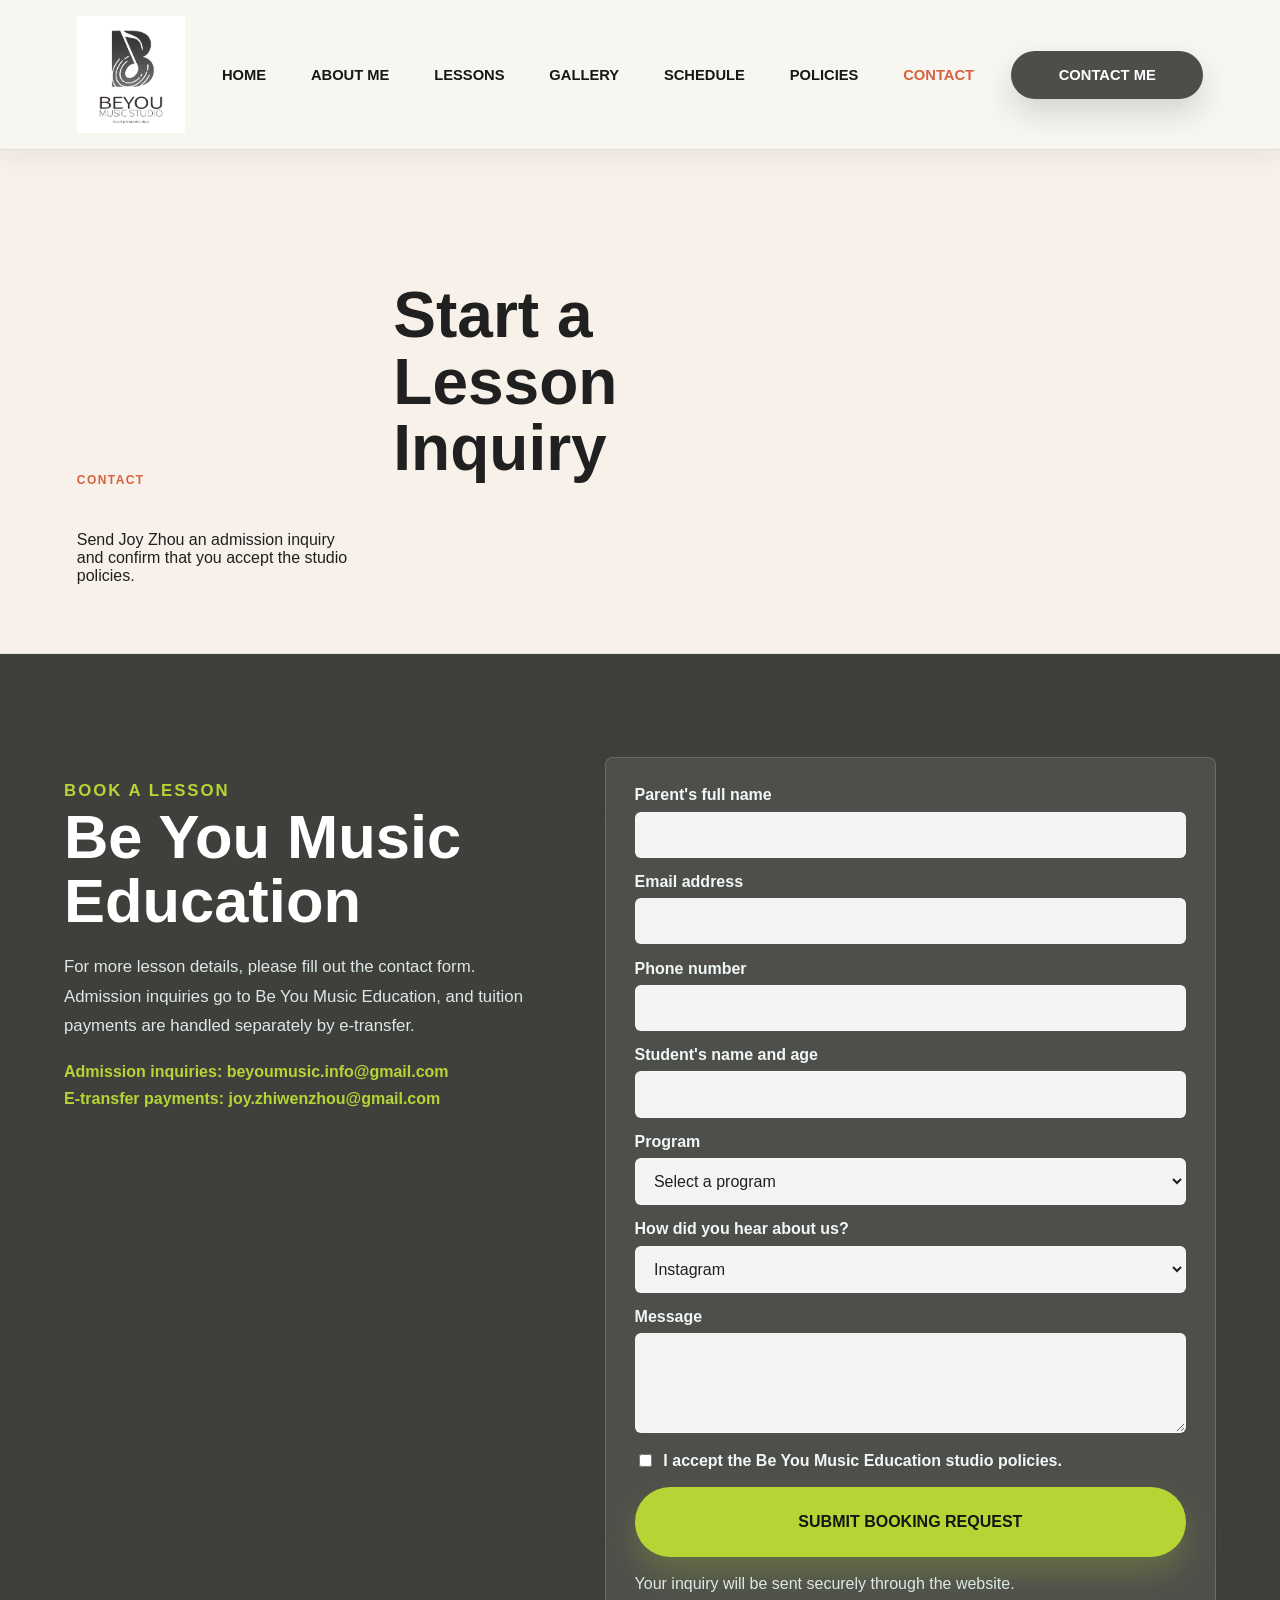
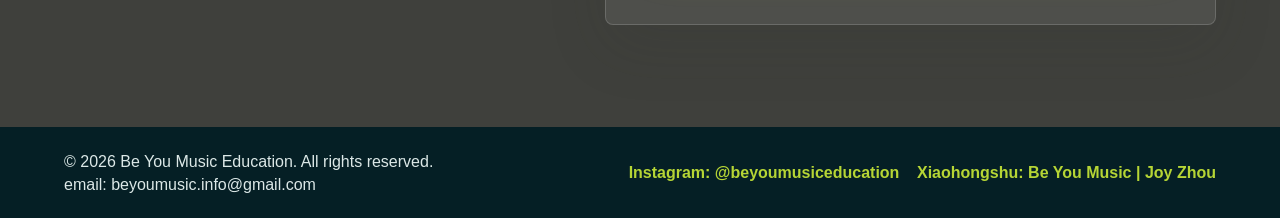
<file: contact.html>
﻿<!DOCTYPE html>
<html lang="en">
<head>
  <meta charset="UTF-8">
  <meta name="viewport" content="width=device-width, initial-scale=1.0">
  <title>Contact | Be You Music Education</title>
  <meta
    name="description"
    content="Be You Music Education offers private voice and piano lessons near Hwy 7 and Leslie, plus group choir and music movement classes at Langstaff Community Centre in Richmond Hill."
  >
  <style>
:root {
  --ink: #202020;
  --deep: #3f403c;
  --teal: #6f8f86;
  --coral: #d7623f;
  --sun: #b6d535;
  --leaf: #4a8f67;
  --violet: #7764a9;
  --paper: #f7f6f1;
  --soft: #ecebe4;
  --white: #ffffff;
  --muted: #617074;
  --line: rgba(20, 32, 35, 0.14);
  --shadow: 0 22px 60px rgba(51, 51, 46, 0.14);
}

* {
  box-sizing: border-box;
}

html {
  scroll-behavior: smooth;
}

body {
  margin: 0;
  background: #f2f1eb;
  color: var(--ink);
  font-family: "Segoe UI", Arial, sans-serif;
}

img {
  display: block;
  max-width: 100%;
}

a {
  color: inherit;
}

button,
input,
select,
textarea {
  font: inherit;
}

.sr-only {
  position: absolute;
  width: 1px;
  height: 1px;
  padding: 0;
  margin: -1px;
  overflow: hidden;
  clip: rect(0, 0, 0, 0);
  white-space: nowrap;
  border: 0;
}

.site-header {
  position: static;
  top: 0;
  z-index: 30;
  display: grid;
  grid-template-columns: auto 1fr auto;
  align-items: center;
  gap: 2rem;
  min-height: 6.3rem;
  padding: 1rem clamp(1rem, 6vw, 6rem);
  background: rgba(247, 246, 241, 0.96);
  border-bottom: 1px solid rgba(32, 32, 32, 0.11);
  box-shadow: 0 9px 24px rgba(32, 32, 32, 0.06);
  backdrop-filter: blur(14px);
}

.brand {
  display: inline-flex;
  align-items: center;
  gap: 0.75rem;
  text-decoration: none;
}

.brand-emblem {
  display: grid;
  place-items: center;
  width: 3.2rem;
  height: 3.2rem;
  border-radius: 50%;
  background: var(--coral);
  color: var(--white);
  font-weight: 950;
  letter-spacing: 0.02em;
  box-shadow: 0 10px 24px rgba(215, 98, 63, 0.18);
}

.brand-logo {
  display: block;
  width: clamp(4.8rem, 9vw, 6.75rem);
  height: auto;
  object-fit: contain;
  border-radius: 0;
  background: var(--white);
  box-shadow: none;
}

.brand-name {
  display: none;
  color: #161616;
  font-size: clamp(1.05rem, 2.4vw, 1.35rem);
  font-weight: 900;
  line-height: 1.1;
  max-width: 13rem;
}

.brand-script {
  display: inline-block;
  color: #161616;
  font-family: "Brush Script MT", "Segoe Script", cursive;
  font-size: clamp(2rem, 3.2vw, 3.05rem);
  font-weight: 700;
  line-height: 1;
  white-space: nowrap;
}

.brand-script::after {
  content: "";
  display: inline-block;
  width: 2.5rem;
  height: 1.4rem;
  margin-left: 0.35rem;
  border: 3px solid #161616;
  border-left-color: transparent;
  border-top-color: transparent;
  border-radius: 50%;
  transform: rotate(-20deg) translateY(0.25rem);
}

.eyebrow {
  color: var(--coral);
  font-size: 0.75rem;
  font-weight: 800;
  letter-spacing: 0.12em;
  text-transform: uppercase;
}

.site-nav {
  display: flex;
  justify-content: center;
  gap: clamp(1.2rem, 3.5vw, 4rem);
}

.site-nav a,
.header-cta {
  font-size: 0.92rem;
  font-weight: 900;
  text-decoration: none;
  text-transform: uppercase;
}

.site-nav a {
  color: #171717;
}

.site-nav a:hover,
.site-nav a.active {
  color: var(--coral);
}

.header-cta,
.button {
  display: inline-flex;
  align-items: center;
  justify-content: center;
  min-height: 3rem;
  padding: 0 1.65rem;
  border: 1px solid transparent;
  border-radius: 999px;
  font-weight: 850;
  text-decoration: none;
  cursor: pointer;
  transition: transform 180ms ease, box-shadow 180ms ease, background 180ms ease;
}

.header-cta {
  min-width: 12rem;
  background: #4d4e49;
  color: var(--white);
  box-shadow: 0 14px 30px rgba(32, 32, 32, 0.16);
}

.button-primary {
  min-width: 15rem;
  min-height: 4.35rem;
  background: var(--sun);
  color: #161616;
  box-shadow: 0 16px 34px rgba(182, 213, 53, 0.24);
  text-transform: uppercase;
}

.button-secondary {
  background: rgba(255, 255, 255, 0.9);
  color: var(--deep);
  border-color: rgba(255, 255, 255, 0.82);
}

.header-cta:hover,
.button:hover {
  transform: translateY(-2px);
}

.menu-toggle {
  display: none;
  width: 2.8rem;
  height: 2.8rem;
  place-items: center;
  border: 1px solid var(--line);
  border-radius: 6px;
  background: var(--white);
}

.menu-toggle span:not(.sr-only) {
  width: 1.15rem;
  height: 2px;
  background: var(--ink);
}

.hero {
  display: grid;
  grid-template-columns: minmax(0, 0.94fr) minmax(22rem, 1.06fr);
  align-items: center;
  gap: clamp(2rem, 5vw, 6rem);
  min-height: 27rem;
  padding: clamp(2.4rem, 4.4vw, 4rem) clamp(1rem, 7vw, 8rem) clamp(3.6rem, 5vw, 4.8rem);
  background: #f2f1eb;
  color: var(--ink);
}

.hero-content {
  max-width: 42rem;
}

h1,
h2,
h3,
p,
span,
strong,
em {
  overflow-wrap: anywhere;
}

h1,
h2,
h3,
p {
  margin-top: 0;
}

h1,
h2 {
  line-height: 1.04;
  letter-spacing: 0;
}

h1 {
  margin-bottom: 1.1rem;
  font-size: clamp(3rem, 5vw, 5.1rem);
  max-width: 10.5ch;
  font-weight: 900;
}

h2 {
  margin-bottom: 0;
  font-size: clamp(2.1rem, 4.8vw, 4.6rem);
}

h3 {
  margin-bottom: 0.75rem;
  font-size: 1.2rem;
  line-height: 1.25;
}

.lede {
  max-width: 45rem;
  color: #656762;
  font-size: clamp(1.12rem, 1.7vw, 1.45rem);
  line-height: 1.65;
}

.hero-actions {
  display: flex;
  flex-wrap: wrap;
  gap: 0.8rem;
  margin-top: 1.8rem;
}

.hero-media {
  justify-self: end;
  width: min(100%, 49rem);
  aspect-ratio: 1.85 / 1;
  margin: 0;
  overflow: hidden;
  border-radius: 999px;
  box-shadow: var(--shadow);
}

.hero-media img {
  width: 100%;
  height: 100%;
  object-fit: cover;
  object-position: center 58%;
}

.intro-band {
  position: relative;
  display: grid;
  grid-template-columns: repeat(3, minmax(0, 1fr));
  gap: clamp(1rem, 4vw, 5rem);
  width: min(100% - 2rem, 94rem);
  margin: -3.6rem auto clamp(3.5rem, 7vw, 6rem);
  padding: clamp(2rem, 4vw, 3rem) clamp(1rem, 5vw, 5rem);
  border-radius: 38px 38px 0 0;
  background: var(--coral);
  color: var(--white);
  box-shadow: 0 18px 50px rgba(215, 98, 63, 0.22);
}

.intro-band article {
  display: grid;
  justify-items: center;
  align-content: start;
  text-align: center;
  min-height: 11rem;
  padding: 0;
  background: transparent;
}

.intro-band strong {
  display: block;
  margin: 1rem 0 0.5rem;
  color: var(--white);
  font-size: clamp(1.15rem, 2vw, 1.55rem);
  line-height: 1.2;
}

.intro-band span {
  color: rgba(255, 255, 255, 0.9);
  line-height: 1.55;
}

.feature-icon {
  display: grid;
  place-items: center;
  width: 5.2rem;
  height: 5.2rem;
  border-radius: 50%;
  background: #f2f1eb;
  color: var(--coral) !important;
  font-size: 1.8rem;
  font-weight: 900;
  box-shadow: 0 10px 22px rgba(32, 32, 32, 0.12);
}

.about-section,
.philosophy-section,
.program-section,
.gallery-section,
.schedule-section,
.policy-section,
.booking-section {
  padding: clamp(3.5rem, 8vw, 7rem) clamp(1rem, 5vw, 5rem);
}

.about-section {
  display: grid;
  grid-template-columns: minmax(0, 0.62fr) minmax(16rem, 0.48fr) minmax(0, 1.05fr);
  gap: clamp(2rem, 5vw, 5rem);
  align-items: center;
  background: var(--white);
}

.about-photo {
  margin: 0;
  overflow: hidden;
  border-radius: 999px 999px 8px 8px;
  box-shadow: var(--shadow);
}

.about-photo img {
  width: 100%;
  height: 27rem;
  object-fit: cover;
  object-position: center;
}

.about-copy {
  display: grid;
  gap: 1rem;
}

.about-copy p,
.philosophy-section p,
.program-card p,
.address-note p,
.tuition-table,
.policy-grid p,
.booking-copy p {
  margin-bottom: 0;
  color: #49585d;
  font-size: 1.05rem;
  line-height: 1.75;
}

.philosophy-section {
  display: grid;
  grid-template-columns: minmax(0, 0.9fr) minmax(0, 1fr);
  gap: clamp(2rem, 5vw, 4rem);
  align-items: center;
  background: var(--deep);
  color: var(--white);
}

.philosophy-section .eyebrow {
  color: var(--sun);
}

.philosophy-section p {
  color: #dbe9e6;
  font-size: clamp(1.08rem, 2vw, 1.3rem);
}

.section-heading {
  display: grid;
  grid-template-columns: minmax(0, 0.52fr) minmax(0, 1.48fr);
  gap: 2rem;
  align-items: end;
  margin-bottom: 2rem;
}

.section-heading.compact {
  margin-bottom: 1.4rem;
}

.program-section {
  background: #f5efe4;
}

.gallery-section {
  background: var(--white);
}

.gallery-grid {
  display: grid;
  grid-template-columns: repeat(3, minmax(0, 1fr));
  gap: 1rem;
}

.gallery-card {
  display: grid;
  grid-template-rows: minmax(15rem, 1fr);
  margin: 0;
  overflow: hidden;
  border-radius: 8px;
  background: #f8f5ee;
  border: 1px solid var(--line);
  box-shadow: 0 16px 38px rgba(32, 32, 32, 0.08);
}

.gallery-card img {
  width: 100%;
  height: 100%;
  min-height: 15rem;
  object-fit: cover;
}

.program-grid {
  display: grid;
  grid-template-columns: repeat(3, minmax(0, 1fr));
  gap: 1rem;
}

.program-card {
  display: grid;
  align-content: start;
  gap: 1rem;
  padding: clamp(1.25rem, 3vw, 1.8rem);
  border: 1px solid var(--line);
  border-top: 7px solid var(--teal);
  border-radius: 8px;
  background: var(--white);
  box-shadow: 0 16px 38px rgba(20, 32, 35, 0.08);
}

.program-card.accent-piano {
  border-top-color: var(--violet);
}

.program-card.accent-choir {
  border-top-color: var(--leaf);
}

.address-note {
  padding: 0.9rem 1rem;
  border-radius: 8px;
  background: #f8f5ee;
  border: 1px solid var(--line);
}

.address-note strong,
.address-note span {
  display: block;
}

.address-note strong {
  margin-bottom: 0.35rem;
}

.address-note span {
  color: var(--muted);
  line-height: 1.45;
}

.program-icon {
  display: grid;
  place-items: center;
  width: 3.2rem;
  height: 3.2rem;
  border-radius: 50%;
  background: var(--soft);
  color: var(--deep);
  font-size: 1.7rem;
}

dl {
  display: grid;
  gap: 0.55rem;
  margin: 0;
}

dl div {
  display: flex;
  justify-content: space-between;
  gap: 1rem;
  padding: 0.75rem 0;
  border-top: 1px solid var(--line);
}

dt,
dd {
  margin: 0;
}

dt {
  color: var(--muted);
}

dd {
  font-weight: 850;
  text-align: right;
}

.text-link {
  width: fit-content;
  color: var(--teal);
  font-weight: 900;
  text-decoration: none;
  border-bottom: 2px solid currentColor;
}

.tuition-table {
  display: grid;
  gap: 1px;
  margin-top: 1rem;
  overflow: hidden;
  border: 1px solid var(--line);
  border-radius: 8px;
  background: var(--line);
}

.tuition-row {
  display: grid;
  grid-template-columns: 1fr 1fr 1fr;
  gap: 1px;
}

.tuition-row span {
  padding: 0.75rem;
  background: var(--white);
}

.tuition-row.heading span {
  background: var(--deep);
  color: var(--white);
  font-weight: 900;
}

.schedule-section {
  background: var(--white);
}

.lesson-times {
  display: grid;
  grid-template-columns: repeat(4, minmax(0, 1fr));
  gap: 1rem;
  margin-bottom: 1rem;
}

.lesson-times article {
  padding: 1.1rem;
  border: 1px solid var(--line);
  border-radius: 8px;
  background: #f8f5ee;
}

.lesson-times strong,
.lesson-times span {
  display: block;
}

.lesson-times strong {
  margin-bottom: 0.55rem;
  color: var(--coral);
  font-size: 1.05rem;
}

.lesson-times span {
  color: #4d5b5f;
  line-height: 1.45;
}

.term-panel {
  border: 1px solid var(--line);
  border-radius: 8px;
  overflow: hidden;
  background: var(--paper);
}

.tabs {
  display: flex;
  gap: 1px;
  background: var(--line);
}

.tab-button {
  flex: 1;
  min-height: 3.2rem;
  border: 0;
  background: #e9e1d4;
  color: var(--deep);
  font-weight: 900;
  cursor: pointer;
}

.tab-button.active {
  background: var(--deep);
  color: var(--white);
}

.term-table {
  display: none;
  grid-template-columns: repeat(7, minmax(0, 1fr));
  gap: 1px;
  background: var(--line);
}

.term-table.active {
  display: grid;
}

.term-table div {
  min-height: 9rem;
  padding: 1rem;
  background: var(--white);
}

.term-table span,
.term-table strong,
.term-table em {
  display: block;
}

.term-table span {
  color: var(--teal);
  font-weight: 900;
}

.term-table strong {
  margin: 0.65rem 0;
}

.term-table em {
  color: var(--muted);
  font-style: normal;
  line-height: 1.45;
}

.policy-section {
  display: grid;
  grid-template-columns: minmax(0, 0.58fr) minmax(0, 1.42fr);
  gap: clamp(2rem, 5vw, 4rem);
  background: #f6f0e7;
}

.policy-grid {
  display: grid;
  grid-template-columns: repeat(2, minmax(0, 1fr));
  gap: 1rem;
}

.policy-grid article {
  padding: 1.25rem;
  border-left: 5px solid var(--sun);
  background: var(--white);
}

.booking-section {
  display: grid;
  grid-template-columns: minmax(0, 0.78fr) minmax(20rem, 1fr);
  gap: clamp(2rem, 5vw, 4rem);
  background: var(--deep);
  color: var(--white);
}

.booking-section .eyebrow {
  color: var(--sun);
}

.booking-copy p {
  margin-top: 1.2rem;
  color: #dce8e7;
}

.contact-list {
  display: grid;
  gap: 0.6rem;
  margin-top: 1.4rem;
}

.contact-list a,
.contact-list span {
  width: fit-content;
  color: var(--sun);
  font-weight: 850;
  text-decoration: none;
}

.booking-form {
  display: grid;
  gap: 0.95rem;
  padding: clamp(1.2rem, 3vw, 1.8rem);
  border: 1px solid rgba(255, 255, 255, 0.16);
  border-radius: 8px;
  background: rgba(255, 255, 255, 0.08);
  box-shadow: var(--shadow);
}

.booking-form label,
.booking-form fieldset {
  display: grid;
  gap: 0.45rem;
}

.booking-form label span,
.booking-form legend {
  color: #eff8f6;
  font-weight: 800;
}

.booking-form input,
.booking-form select,
.booking-form textarea {
  width: 100%;
  border: 1px solid rgba(255, 255, 255, 0.2);
  border-radius: 6px;
  background: rgba(255, 255, 255, 0.94);
  color: var(--ink);
  padding: 0.82rem 0.9rem;
}

.booking-form textarea {
  resize: vertical;
}

.booking-form fieldset {
  margin: 0;
  padding: 0.9rem;
  border: 1px solid rgba(255, 255, 255, 0.2);
  border-radius: 6px;
}

.inline-choice,
.policy-check {
  display: flex !important;
  grid-template-columns: none;
  align-items: center;
  gap: 0.55rem !important;
}

.inline-choice input,
.policy-check input {
  width: auto;
}

.policy-check span {
  font-weight: 700 !important;
  line-height: 1.45;
}

.form-note {
  min-height: 1.4rem;
  margin-bottom: 0;
  color: #dce8e7;
  line-height: 1.45;
}

.site-footer {
  display: grid;
  grid-template-columns: 1fr auto;
  align-items: center;
  gap: 1rem;
  padding: 1.4rem clamp(1rem, 5vw, 5rem);
  background: #051f25;
  color: #dce8e7;
}

.site-footer p {
  margin: 0;
  line-height: 1.45;
  overflow-wrap: anywhere;
}

.footer-socials {
  display: flex;
  flex-wrap: wrap;
  justify-content: end;
  gap: 0.8rem 1.1rem;
}

.footer-socials a,
.footer-socials span {
  color: var(--sun);
  font-weight: 850;
  line-height: 1.45;
  text-decoration: none;
  overflow-wrap: anywhere;
}

@media (max-width: 1160px) {
  .lesson-times,
  .term-table {
    grid-template-columns: repeat(2, minmax(0, 1fr));
  }
}

@media (max-width: 980px) {
  .site-header {
    grid-template-columns: minmax(0, 1fr) auto;
    min-height: auto;
    padding: 1rem;
  }

  .menu-toggle {
    display: grid;
    justify-self: end;
  }

  .site-nav {
    display: none;
    grid-column: 1 / -1;
    justify-content: stretch;
    gap: 0;
    padding-top: 0.45rem;
  }

  .site-nav.open {
    display: grid;
  }

  .site-nav a {
    padding: 0.85rem 0;
    border-top: 1px solid var(--line);
  }

  .header-cta {
    display: none;
  }

  .brand-script {
    font-size: 2rem;
  }

  .about-section,
  .philosophy-section,
  .section-heading,
  .policy-section,
  .booking-section {
    grid-template-columns: 1fr;
  }

  .hero,
  .program-grid,
  .gallery-grid,
  .intro-band {
    grid-template-columns: 1fr;
  }

  .hero {
    min-height: auto;
    padding: 3rem 1rem 4rem;
  }

  .hero-media {
    justify-self: stretch;
    width: 100%;
    aspect-ratio: 1.45 / 1;
  }

  .intro-band {
    margin-top: -1.6rem;
    border-radius: 26px 26px 0 0;
  }
}

@media (max-width: 640px) {
  .brand-logo {
    width: clamp(4.8rem, 9vw, 6.75rem);
    max-width: 6.75rem;
    min-width: 4.8rem;
    height: auto;
    padding: 0.12rem;
    background: #ffffff;
    object-fit: contain;
  }

.brand-name {
  display: none;
  color: #161616;
  font-size: clamp(1.05rem, 2.4vw, 1.35rem);
  font-weight: 900;
  line-height: 1.1;
  max-width: 13rem;
}

  .brand {
    gap: 0.55rem;
  }

  .brand-script {
    max-width: 13rem;
    white-space: normal;
  }

  h1 {
    font-size: clamp(2.6rem, 13vw, 4rem);
  }

  .hero {
    padding-top: 2.4rem;
  }

  .hero-actions,
  .site-footer {
    display: grid;
  }

  .site-footer {
    grid-template-columns: 1fr;
    justify-items: center;
    text-align: center;
    gap: 0.9rem;
    padding: 1.35rem 1rem;
  }

  .footer-socials {
    justify-content: center;
  }

  .button,
  .booking-form .button {
    width: 100%;
  }

  .lesson-times,
  .term-table,
  .policy-grid,
  .gallery-grid {
    grid-template-columns: 1fr;
  }

  .term-table div {
    min-height: auto;
  }
}



.page-hero {
  padding: 132px 6vw 52px;
  background: #f7f1e9;
  border-bottom: 1px solid rgba(28, 28, 28, 0.08);
}

.page-hero .section-heading {
  margin-bottom: 0;
}

.page-hero .section-heading p {
  max-width: 760px;
}

@media (max-width: 760px) {
  .page-hero {
    padding: 112px 22px 40px;
  }
}

</style>
</head>
<body>
<header class="site-header">
    <a class="brand" href="index.html" aria-label="Be You Music Education home">
      <img class="brand-logo" src="[data-uri]" alt="BEYOU Music Studio logo">
      <span class="brand-name">Be You Music Education</span>
    </a>

    <button class="menu-toggle" type="button" aria-expanded="false" aria-controls="site-nav">
      <span></span>
      <span></span>
      <span></span>
      <span class="sr-only">Menu</span>
    </button>

            <nav class="site-nav" id="site-nav" aria-label="Primary navigation">
      <a href="index.html">Home</a>
      <a href="about.html">About Me</a>
      <a href="lessons.html">Lessons</a>
      <a href="gallery.html">Gallery</a>
      <a href="schedule.html">Schedule</a>
      <a href="policy.html">Policies</a>
      <a class="active" href="contact.html">Contact</a>
    </nav>

    <a class="header-cta" href="contact.html">Contact Me</a>
  </header>

  <main id="top">
    <section class="page-hero">
      <div class="section-heading">
        <p class="eyebrow">Contact</p>
        <h1>Start a Lesson Inquiry</h1>
        <p>Send Joy Zhou an admission inquiry and confirm that you accept the studio policies.</p>
      </div>
    </section>

<section class="booking-section" id="booking">
      <div class="booking-copy">
        <p class="eyebrow">Book a Lesson</p>
        <h2>Be You Music Education</h2>
        <p>
          For more lesson details, please fill out the contact form. Admission inquiries go to Be You Music Education, and tuition payments are handled separately by e-transfer.
        </p>
        <div class="contact-list">
          <a href="mailto:beyoumusic.info@gmail.com">Admission inquiries: beyoumusic.info@gmail.com</a>
          <a href="mailto:joy.zhiwenzhou@gmail.com">E-transfer payments: joy.zhiwenzhou@gmail.com</a>
        </div>
      </div>

      <form class="booking-form" id="booking-form" name="booking-inquiry" method="POST" action="/.netlify/functions/send-inquiry" data-netlify="true" netlify-honeypot="bot-field">
        <input type="hidden" name="form-name" value="booking-inquiry">
        <input type="hidden" name="subject" value="New Be You Music inquiry">
        <p class="sr-only">
          <label>Do not fill this out if you are human: <input name="bot-field"></label>
        </p>
        <label>
          <span>Parent's full name</span>
          <input type="text" name="parentName" autocomplete="name" required>
        </label>
        <label>
          <span>Email address</span>
          <input type="email" name="email" autocomplete="email" required>
        </label>
        <label>
          <span>Phone number</span>
          <input type="tel" name="phone" autocomplete="tel">
        </label>
        <label>
          <span>Student's name and age</span>
          <input type="text" name="student" required>
        </label>
        <label>
          <span>Program</span>
          <select name="program" required>
            <option value="">Select a program</option>
            <option>Baby Musicians, ages 2-3</option>
            <option>Little Musicians, ages 4-6</option>
            <option>Junior Musicians, ages 7-12</option>
            <option>Advanced Musicians, ages 13-18</option>
            <option>Private voice lesson</option>
            <option>Private piano lesson</option>
          </select>
        </label>
        <label>
          <span>How did you hear about us?</span>
          <select name="source">
            <option>Instagram</option>
            <option>Xiaohongshu</option>
            <option>Word of mouth</option>
            <option>Google Search</option>
            <option>Flyer</option>
          </select>
        </label>
        <label>
          <span>Message</span>
          <textarea name="message" rows="4"></textarea>
        </label>
        <label class="policy-check">
          <input type="checkbox" name="acceptedPolicy" required>
          <span>I accept the Be You Music Education studio policies.</span>
        </label>
        <button class="button button-primary" type="submit">Submit Booking Request</button>
        <p class="form-note" id="form-note" role="status">Your inquiry will be sent securely through the website.</p>
      </form>
    </section>
  </main>

<footer class="site-footer">
    <div>
<p>&copy; 2026 Be You Music Education. All rights reserved.</p>
      <p>email: beyoumusic.info@gmail.com</p>
    </div>
    <div class="footer-socials">
      <a href="https://www.instagram.com/beyoumusiceducation/" target="_blank" rel="noreferrer">Instagram: @beyoumusiceducation</a>
      <span>Xiaohongshu: Be You Music | Joy Zhou</span>
    </div>
  </footer>

<script>
const menuToggle = document.querySelector(".menu-toggle");
const siteNav = document.getElementById("site-nav");
const tabButtons = document.querySelectorAll(".tab-button");
const termPanels = document.querySelectorAll("[data-term-panel]");

if (menuToggle && siteNav) {
  menuToggle.addEventListener("click", () => {
    const isOpen = siteNav.classList.toggle("open");
    menuToggle.setAttribute("aria-expanded", String(isOpen));
  });

  siteNav.querySelectorAll("a").forEach((link) => {
    link.addEventListener("click", () => {
      siteNav.classList.remove("open");
      menuToggle.setAttribute("aria-expanded", "false");
    });
  });
}

const bookingForm = document.getElementById("booking-form");
const formNote = document.getElementById("form-note");

if (bookingForm) {
  bookingForm.addEventListener("submit", async (event) => {
    event.preventDefault();

    if (!bookingForm.reportValidity()) {
      return;
    }

    const submitButton = bookingForm.querySelector('button[type="submit"]');
    if (submitButton) {
      submitButton.disabled = true;
      submitButton.textContent = "Sending...";
    }
    if (formNote) {
      formNote.textContent = "Sending your inquiry...";
    }

    const formData = new FormData(bookingForm);
    const payload = {
      parentName: formData.get("parentName"),
      email: formData.get("email"),
      phone: formData.get("phone"),
      studentName: formData.get("student"),
      program: formData.get("program"),
      source: formData.get("source"),
      message: formData.get("message"),
      acceptedPolicy: formData.get("acceptedPolicy") === "on"
    };

    try {
      const response = await fetch("/.netlify/functions/send-inquiry", {
        method: "POST",
        headers: {
          "Content-Type": "application/json"
        },
        body: JSON.stringify(payload)
      });

      const result = await response.json().catch(() => ({}));

      if (!response.ok) {
        throw new Error(result.error || "Email could not be sent");
      }

      window.location.href = "/thank-you.html";
    } catch (error) {
      if (submitButton) {
        submitButton.disabled = false;
        submitButton.textContent = "Submit Booking Request";
      }
      if (formNote) {
        formNote.innerHTML = `Sorry, the form could not send: ${error.message}. Please email <a href="mailto:beyoumusic.info@gmail.com">beyoumusic.info@gmail.com</a> directly.`;
      }
    }
  });
}
</script>
</body>
</html>
</file>
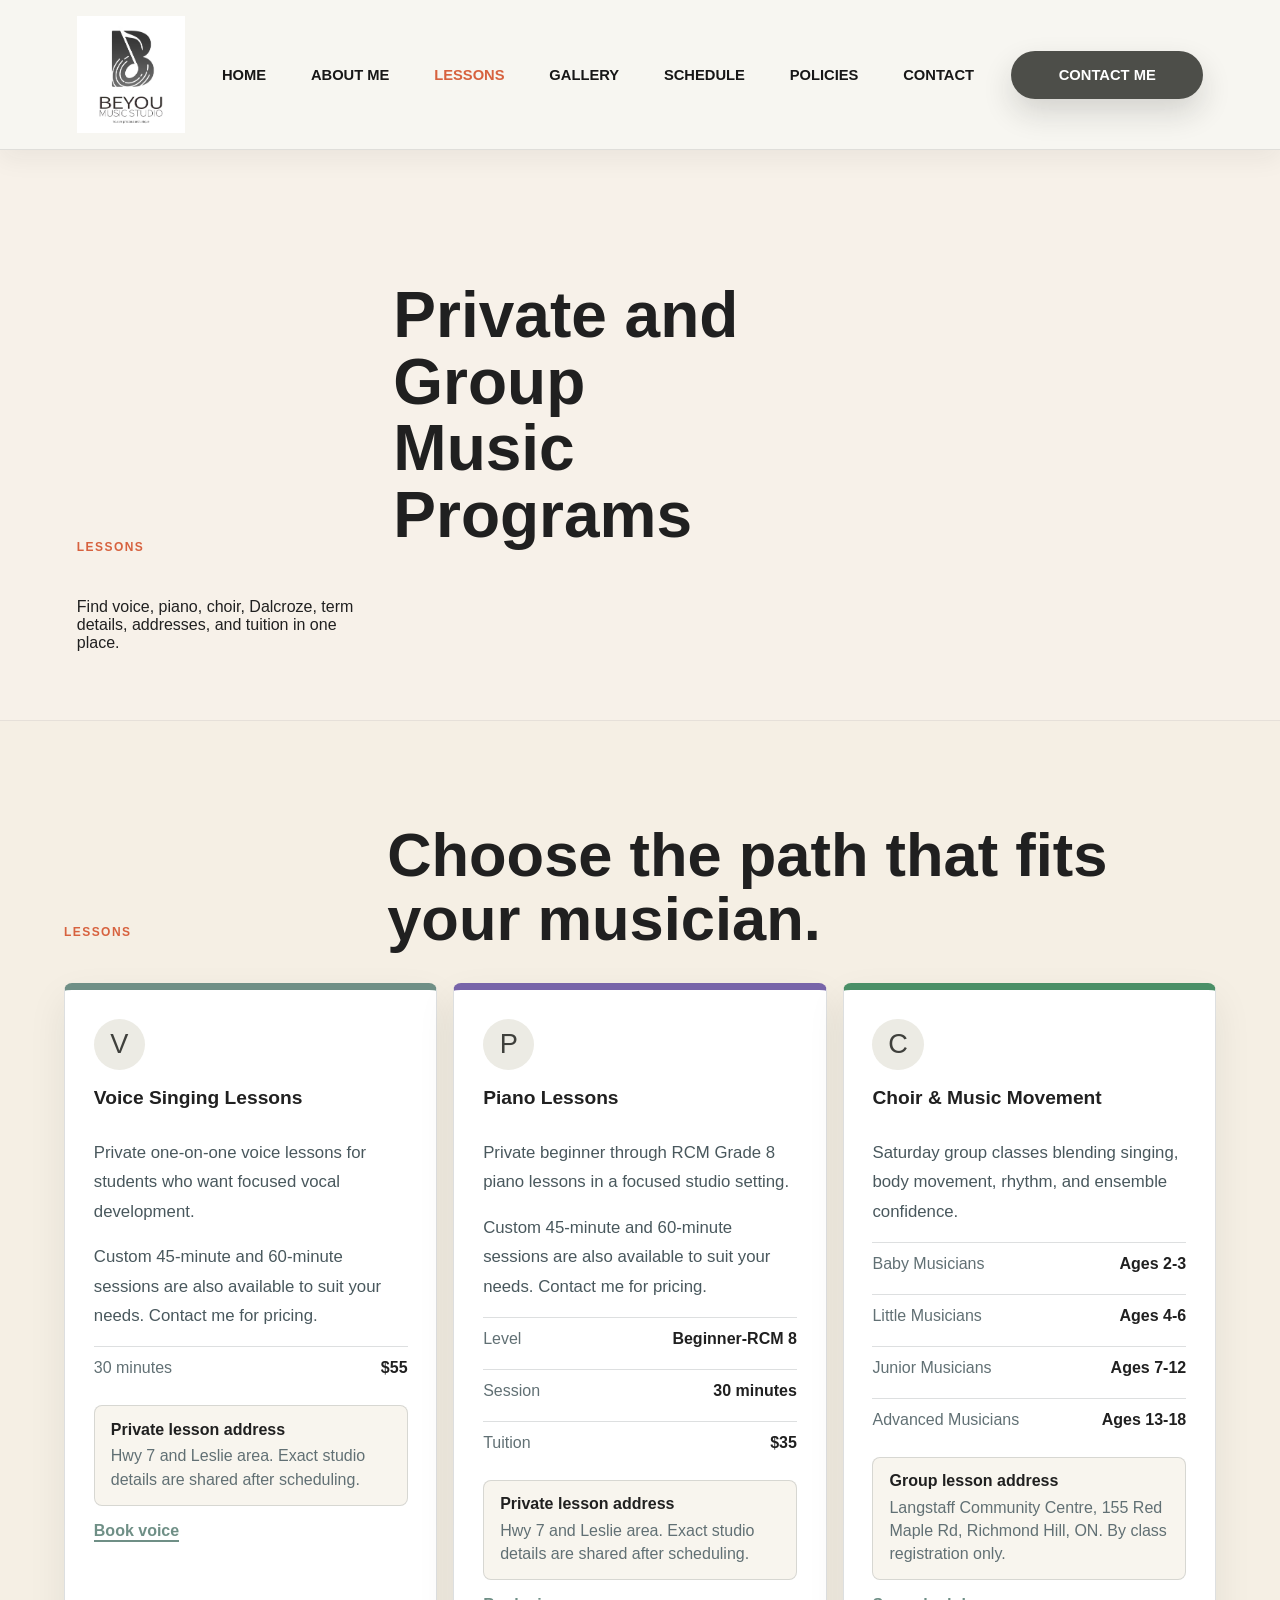
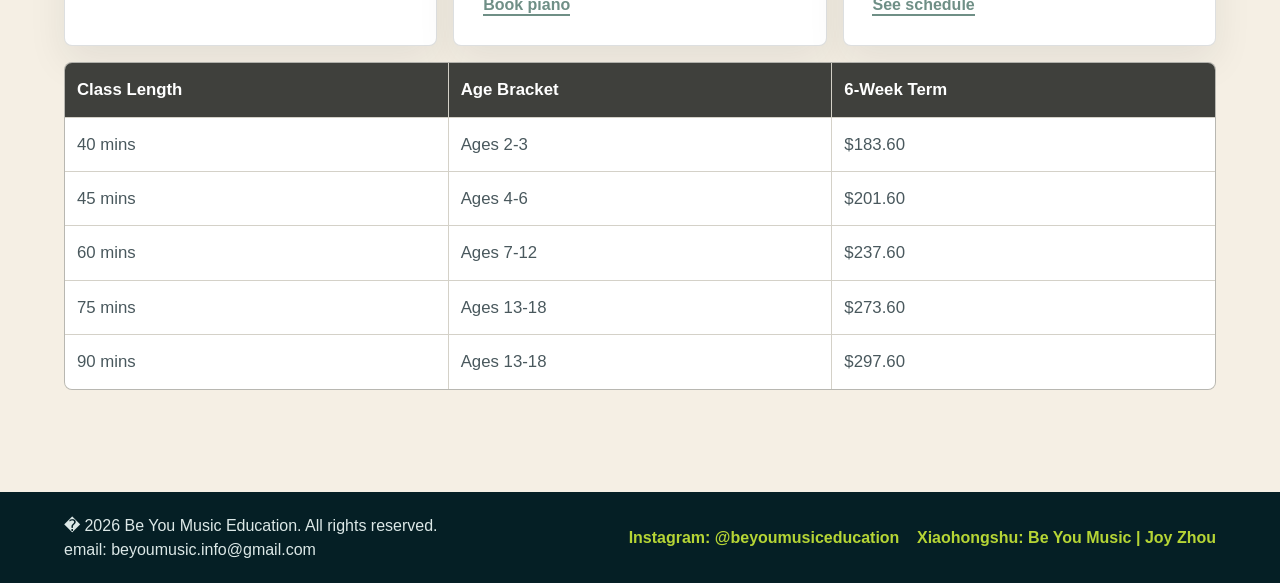
<file: lessons.html>
﻿<!DOCTYPE html>
<html lang="en">
<head>
  <meta charset="UTF-8">
  <meta name="viewport" content="width=device-width, initial-scale=1.0">
  <title>Lessons & Tuition | Be You Music Education</title>
  <meta
    name="description"
    content="Be You Music Education offers private voice and piano lessons near Hwy 7 and Leslie, plus group choir and music movement classes at Langstaff Community Centre in Richmond Hill."
  >
  <style>
:root {
  --ink: #202020;
  --deep: #3f403c;
  --teal: #6f8f86;
  --coral: #d7623f;
  --sun: #b6d535;
  --leaf: #4a8f67;
  --violet: #7764a9;
  --paper: #f7f6f1;
  --soft: #ecebe4;
  --white: #ffffff;
  --muted: #617074;
  --line: rgba(20, 32, 35, 0.14);
  --shadow: 0 22px 60px rgba(51, 51, 46, 0.14);
}

* {
  box-sizing: border-box;
}

html {
  scroll-behavior: smooth;
}

body {
  margin: 0;
  background: #f2f1eb;
  color: var(--ink);
  font-family: "Segoe UI", Arial, sans-serif;
}

img {
  display: block;
  max-width: 100%;
}

a {
  color: inherit;
}

button,
input,
select,
textarea {
  font: inherit;
}

.sr-only {
  position: absolute;
  width: 1px;
  height: 1px;
  padding: 0;
  margin: -1px;
  overflow: hidden;
  clip: rect(0, 0, 0, 0);
  white-space: nowrap;
  border: 0;
}

.site-header {
  position: static;
  top: 0;
  z-index: 30;
  display: grid;
  grid-template-columns: auto 1fr auto;
  align-items: center;
  gap: 2rem;
  min-height: 6.3rem;
  padding: 1rem clamp(1rem, 6vw, 6rem);
  background: rgba(247, 246, 241, 0.96);
  border-bottom: 1px solid rgba(32, 32, 32, 0.11);
  box-shadow: 0 9px 24px rgba(32, 32, 32, 0.06);
  backdrop-filter: blur(14px);
}

.brand {
  display: inline-flex;
  align-items: center;
  gap: 0.75rem;
  text-decoration: none;
}

.brand-emblem {
  display: grid;
  place-items: center;
  width: 3.2rem;
  height: 3.2rem;
  border-radius: 50%;
  background: var(--coral);
  color: var(--white);
  font-weight: 950;
  letter-spacing: 0.02em;
  box-shadow: 0 10px 24px rgba(215, 98, 63, 0.18);
}

.brand-logo {
  display: block;
  width: clamp(4.8rem, 9vw, 6.75rem);
  height: auto;
  object-fit: contain;
  border-radius: 0;
  background: var(--white);
  box-shadow: none;
}

.brand-name {
  display: none;
  color: #161616;
  font-size: clamp(1.05rem, 2.4vw, 1.35rem);
  font-weight: 900;
  line-height: 1.1;
  max-width: 13rem;
}

.brand-script {
  display: inline-block;
  color: #161616;
  font-family: "Brush Script MT", "Segoe Script", cursive;
  font-size: clamp(2rem, 3.2vw, 3.05rem);
  font-weight: 700;
  line-height: 1;
  white-space: nowrap;
}

.brand-script::after {
  content: "";
  display: inline-block;
  width: 2.5rem;
  height: 1.4rem;
  margin-left: 0.35rem;
  border: 3px solid #161616;
  border-left-color: transparent;
  border-top-color: transparent;
  border-radius: 50%;
  transform: rotate(-20deg) translateY(0.25rem);
}

.eyebrow {
  color: var(--coral);
  font-size: 0.75rem;
  font-weight: 800;
  letter-spacing: 0.12em;
  text-transform: uppercase;
}

.site-nav {
  display: flex;
  justify-content: center;
  gap: clamp(1.2rem, 3.5vw, 4rem);
}

.site-nav a,
.header-cta {
  font-size: 0.92rem;
  font-weight: 900;
  text-decoration: none;
  text-transform: uppercase;
}

.site-nav a {
  color: #171717;
}

.site-nav a:hover,
.site-nav a.active {
  color: var(--coral);
}

.header-cta,
.button {
  display: inline-flex;
  align-items: center;
  justify-content: center;
  min-height: 3rem;
  padding: 0 1.65rem;
  border: 1px solid transparent;
  border-radius: 999px;
  font-weight: 850;
  text-decoration: none;
  cursor: pointer;
  transition: transform 180ms ease, box-shadow 180ms ease, background 180ms ease;
}

.header-cta {
  min-width: 12rem;
  background: #4d4e49;
  color: var(--white);
  box-shadow: 0 14px 30px rgba(32, 32, 32, 0.16);
}

.button-primary {
  min-width: 15rem;
  min-height: 4.35rem;
  background: var(--sun);
  color: #161616;
  box-shadow: 0 16px 34px rgba(182, 213, 53, 0.24);
  text-transform: uppercase;
}

.button-secondary {
  background: rgba(255, 255, 255, 0.9);
  color: var(--deep);
  border-color: rgba(255, 255, 255, 0.82);
}

.header-cta:hover,
.button:hover {
  transform: translateY(-2px);
}

.menu-toggle {
  display: none;
  width: 2.8rem;
  height: 2.8rem;
  place-items: center;
  border: 1px solid var(--line);
  border-radius: 6px;
  background: var(--white);
}

.menu-toggle span:not(.sr-only) {
  width: 1.15rem;
  height: 2px;
  background: var(--ink);
}

.hero {
  display: grid;
  grid-template-columns: minmax(0, 0.94fr) minmax(22rem, 1.06fr);
  align-items: center;
  gap: clamp(2rem, 5vw, 6rem);
  min-height: 27rem;
  padding: clamp(2.4rem, 4.4vw, 4rem) clamp(1rem, 7vw, 8rem) clamp(3.6rem, 5vw, 4.8rem);
  background: #f2f1eb;
  color: var(--ink);
}

.hero-content {
  max-width: 42rem;
}

h1,
h2,
h3,
p,
span,
strong,
em {
  overflow-wrap: anywhere;
}

h1,
h2,
h3,
p {
  margin-top: 0;
}

h1,
h2 {
  line-height: 1.04;
  letter-spacing: 0;
}

h1 {
  margin-bottom: 1.1rem;
  font-size: clamp(3rem, 5vw, 5.1rem);
  max-width: 10.5ch;
  font-weight: 900;
}

h2 {
  margin-bottom: 0;
  font-size: clamp(2.1rem, 4.8vw, 4.6rem);
}

h3 {
  margin-bottom: 0.75rem;
  font-size: 1.2rem;
  line-height: 1.25;
}

.lede {
  max-width: 45rem;
  color: #656762;
  font-size: clamp(1.12rem, 1.7vw, 1.45rem);
  line-height: 1.65;
}

.hero-actions {
  display: flex;
  flex-wrap: wrap;
  gap: 0.8rem;
  margin-top: 1.8rem;
}

.hero-media {
  justify-self: end;
  width: min(100%, 49rem);
  aspect-ratio: 1.85 / 1;
  margin: 0;
  overflow: hidden;
  border-radius: 999px;
  box-shadow: var(--shadow);
}

.hero-media img {
  width: 100%;
  height: 100%;
  object-fit: cover;
  object-position: center 58%;
}

.intro-band {
  position: relative;
  display: grid;
  grid-template-columns: repeat(3, minmax(0, 1fr));
  gap: clamp(1rem, 4vw, 5rem);
  width: min(100% - 2rem, 94rem);
  margin: -3.6rem auto clamp(3.5rem, 7vw, 6rem);
  padding: clamp(2rem, 4vw, 3rem) clamp(1rem, 5vw, 5rem);
  border-radius: 38px 38px 0 0;
  background: var(--coral);
  color: var(--white);
  box-shadow: 0 18px 50px rgba(215, 98, 63, 0.22);
}

.intro-band article {
  display: grid;
  justify-items: center;
  align-content: start;
  text-align: center;
  min-height: 11rem;
  padding: 0;
  background: transparent;
}

.intro-band strong {
  display: block;
  margin: 1rem 0 0.5rem;
  color: var(--white);
  font-size: clamp(1.15rem, 2vw, 1.55rem);
  line-height: 1.2;
}

.intro-band span {
  color: rgba(255, 255, 255, 0.9);
  line-height: 1.55;
}

.feature-icon {
  display: grid;
  place-items: center;
  width: 5.2rem;
  height: 5.2rem;
  border-radius: 50%;
  background: #f2f1eb;
  color: var(--coral) !important;
  font-size: 1.8rem;
  font-weight: 900;
  box-shadow: 0 10px 22px rgba(32, 32, 32, 0.12);
}

.about-section,
.philosophy-section,
.program-section,
.gallery-section,
.schedule-section,
.policy-section,
.booking-section {
  padding: clamp(3.5rem, 8vw, 7rem) clamp(1rem, 5vw, 5rem);
}

.about-section {
  display: grid;
  grid-template-columns: minmax(0, 0.62fr) minmax(16rem, 0.48fr) minmax(0, 1.05fr);
  gap: clamp(2rem, 5vw, 5rem);
  align-items: center;
  background: var(--white);
}

.about-photo {
  margin: 0;
  overflow: hidden;
  border-radius: 999px 999px 8px 8px;
  box-shadow: var(--shadow);
}

.about-photo img {
  width: 100%;
  height: 27rem;
  object-fit: cover;
  object-position: center;
}

.about-copy {
  display: grid;
  gap: 1rem;
}

.about-copy p,
.philosophy-section p,
.program-card p,
.address-note p,
.tuition-table,
.policy-grid p,
.booking-copy p {
  margin-bottom: 0;
  color: #49585d;
  font-size: 1.05rem;
  line-height: 1.75;
}

.philosophy-section {
  display: grid;
  grid-template-columns: minmax(0, 0.9fr) minmax(0, 1fr);
  gap: clamp(2rem, 5vw, 4rem);
  align-items: center;
  background: var(--deep);
  color: var(--white);
}

.philosophy-section .eyebrow {
  color: var(--sun);
}

.philosophy-section p {
  color: #dbe9e6;
  font-size: clamp(1.08rem, 2vw, 1.3rem);
}

.section-heading {
  display: grid;
  grid-template-columns: minmax(0, 0.52fr) minmax(0, 1.48fr);
  gap: 2rem;
  align-items: end;
  margin-bottom: 2rem;
}

.section-heading.compact {
  margin-bottom: 1.4rem;
}

.program-section {
  background: #f5efe4;
}

.gallery-section {
  background: var(--white);
}

.gallery-grid {
  display: grid;
  grid-template-columns: repeat(3, minmax(0, 1fr));
  gap: 1rem;
}

.gallery-card {
  display: grid;
  grid-template-rows: minmax(15rem, 1fr);
  margin: 0;
  overflow: hidden;
  border-radius: 8px;
  background: #f8f5ee;
  border: 1px solid var(--line);
  box-shadow: 0 16px 38px rgba(32, 32, 32, 0.08);
}

.gallery-card img {
  width: 100%;
  height: 100%;
  min-height: 15rem;
  object-fit: cover;
}

.program-grid {
  display: grid;
  grid-template-columns: repeat(3, minmax(0, 1fr));
  gap: 1rem;
}

.program-card {
  display: grid;
  align-content: start;
  gap: 1rem;
  padding: clamp(1.25rem, 3vw, 1.8rem);
  border: 1px solid var(--line);
  border-top: 7px solid var(--teal);
  border-radius: 8px;
  background: var(--white);
  box-shadow: 0 16px 38px rgba(20, 32, 35, 0.08);
}

.program-card.accent-piano {
  border-top-color: var(--violet);
}

.program-card.accent-choir {
  border-top-color: var(--leaf);
}

.address-note {
  padding: 0.9rem 1rem;
  border-radius: 8px;
  background: #f8f5ee;
  border: 1px solid var(--line);
}

.address-note strong,
.address-note span {
  display: block;
}

.address-note strong {
  margin-bottom: 0.35rem;
}

.address-note span {
  color: var(--muted);
  line-height: 1.45;
}

.program-icon {
  display: grid;
  place-items: center;
  width: 3.2rem;
  height: 3.2rem;
  border-radius: 50%;
  background: var(--soft);
  color: var(--deep);
  font-size: 1.7rem;
}

dl {
  display: grid;
  gap: 0.55rem;
  margin: 0;
}

dl div {
  display: flex;
  justify-content: space-between;
  gap: 1rem;
  padding: 0.75rem 0;
  border-top: 1px solid var(--line);
}

dt,
dd {
  margin: 0;
}

dt {
  color: var(--muted);
}

dd {
  font-weight: 850;
  text-align: right;
}

.text-link {
  width: fit-content;
  color: var(--teal);
  font-weight: 900;
  text-decoration: none;
  border-bottom: 2px solid currentColor;
}

.tuition-table {
  display: grid;
  gap: 1px;
  margin-top: 1rem;
  overflow: hidden;
  border: 1px solid var(--line);
  border-radius: 8px;
  background: var(--line);
}

.tuition-row {
  display: grid;
  grid-template-columns: 1fr 1fr 1fr;
  gap: 1px;
}

.tuition-row span {
  padding: 0.75rem;
  background: var(--white);
}

.tuition-row.heading span {
  background: var(--deep);
  color: var(--white);
  font-weight: 900;
}

.schedule-section {
  background: var(--white);
}

.lesson-times {
  display: grid;
  grid-template-columns: repeat(4, minmax(0, 1fr));
  gap: 1rem;
  margin-bottom: 1rem;
}

.lesson-times article {
  padding: 1.1rem;
  border: 1px solid var(--line);
  border-radius: 8px;
  background: #f8f5ee;
}

.lesson-times strong,
.lesson-times span {
  display: block;
}

.lesson-times strong {
  margin-bottom: 0.55rem;
  color: var(--coral);
  font-size: 1.05rem;
}

.lesson-times span {
  color: #4d5b5f;
  line-height: 1.45;
}

.term-panel {
  border: 1px solid var(--line);
  border-radius: 8px;
  overflow: hidden;
  background: var(--paper);
}

.tabs {
  display: flex;
  gap: 1px;
  background: var(--line);
}

.tab-button {
  flex: 1;
  min-height: 3.2rem;
  border: 0;
  background: #e9e1d4;
  color: var(--deep);
  font-weight: 900;
  cursor: pointer;
}

.tab-button.active {
  background: var(--deep);
  color: var(--white);
}

.term-table {
  display: none;
  grid-template-columns: repeat(7, minmax(0, 1fr));
  gap: 1px;
  background: var(--line);
}

.term-table.active {
  display: grid;
}

.term-table div {
  min-height: 9rem;
  padding: 1rem;
  background: var(--white);
}

.term-table span,
.term-table strong,
.term-table em {
  display: block;
}

.term-table span {
  color: var(--teal);
  font-weight: 900;
}

.term-table strong {
  margin: 0.65rem 0;
}

.term-table em {
  color: var(--muted);
  font-style: normal;
  line-height: 1.45;
}

.policy-section {
  display: grid;
  grid-template-columns: minmax(0, 0.58fr) minmax(0, 1.42fr);
  gap: clamp(2rem, 5vw, 4rem);
  background: #f6f0e7;
}

.policy-grid {
  display: grid;
  grid-template-columns: repeat(2, minmax(0, 1fr));
  gap: 1rem;
}

.policy-grid article {
  padding: 1.25rem;
  border-left: 5px solid var(--sun);
  background: var(--white);
}

.booking-section {
  display: grid;
  grid-template-columns: minmax(0, 0.78fr) minmax(20rem, 1fr);
  gap: clamp(2rem, 5vw, 4rem);
  background: var(--deep);
  color: var(--white);
}

.booking-section .eyebrow {
  color: var(--sun);
}

.booking-copy p {
  margin-top: 1.2rem;
  color: #dce8e7;
}

.contact-list {
  display: grid;
  gap: 0.6rem;
  margin-top: 1.4rem;
}

.contact-list a,
.contact-list span {
  width: fit-content;
  color: var(--sun);
  font-weight: 850;
  text-decoration: none;
}

.booking-form {
  display: grid;
  gap: 0.95rem;
  padding: clamp(1.2rem, 3vw, 1.8rem);
  border: 1px solid rgba(255, 255, 255, 0.16);
  border-radius: 8px;
  background: rgba(255, 255, 255, 0.08);
  box-shadow: var(--shadow);
}

.booking-form label,
.booking-form fieldset {
  display: grid;
  gap: 0.45rem;
}

.booking-form label span,
.booking-form legend {
  color: #eff8f6;
  font-weight: 800;
}

.booking-form input,
.booking-form select,
.booking-form textarea {
  width: 100%;
  border: 1px solid rgba(255, 255, 255, 0.2);
  border-radius: 6px;
  background: rgba(255, 255, 255, 0.94);
  color: var(--ink);
  padding: 0.82rem 0.9rem;
}

.booking-form textarea {
  resize: vertical;
}

.booking-form fieldset {
  margin: 0;
  padding: 0.9rem;
  border: 1px solid rgba(255, 255, 255, 0.2);
  border-radius: 6px;
}

.inline-choice,
.policy-check {
  display: flex !important;
  grid-template-columns: none;
  align-items: center;
  gap: 0.55rem !important;
}

.inline-choice input,
.policy-check input {
  width: auto;
}

.policy-check span {
  font-weight: 700 !important;
  line-height: 1.45;
}

.form-note {
  min-height: 1.4rem;
  margin-bottom: 0;
  color: #dce8e7;
  line-height: 1.45;
}

.site-footer {
  display: grid;
  grid-template-columns: 1fr auto;
  align-items: center;
  gap: 1rem;
  padding: 1.4rem clamp(1rem, 5vw, 5rem);
  background: #051f25;
  color: #dce8e7;
}

.site-footer p {
  margin: 0;
  line-height: 1.45;
  overflow-wrap: anywhere;
}

.footer-socials {
  display: flex;
  flex-wrap: wrap;
  justify-content: end;
  gap: 0.8rem 1.1rem;
}

.footer-socials a,
.footer-socials span {
  color: var(--sun);
  font-weight: 850;
  line-height: 1.45;
  text-decoration: none;
  overflow-wrap: anywhere;
}

@media (max-width: 1160px) {
  .lesson-times,
  .term-table {
    grid-template-columns: repeat(2, minmax(0, 1fr));
  }
}

@media (max-width: 980px) {
  .site-header {
    grid-template-columns: minmax(0, 1fr) auto;
    min-height: auto;
    padding: 1rem;
  }

  .menu-toggle {
    display: grid;
    justify-self: end;
  }

  .site-nav {
    display: none;
    grid-column: 1 / -1;
    justify-content: stretch;
    gap: 0;
    padding-top: 0.45rem;
  }

  .site-nav.open {
    display: grid;
  }

  .site-nav a {
    padding: 0.85rem 0;
    border-top: 1px solid var(--line);
  }

  .header-cta {
    display: none;
  }

  .brand-script {
    font-size: 2rem;
  }

  .about-section,
  .philosophy-section,
  .section-heading,
  .policy-section,
  .booking-section {
    grid-template-columns: 1fr;
  }

  .hero,
  .program-grid,
  .gallery-grid,
  .intro-band {
    grid-template-columns: 1fr;
  }

  .hero {
    min-height: auto;
    padding: 3rem 1rem 4rem;
  }

  .hero-media {
    justify-self: stretch;
    width: 100%;
    aspect-ratio: 1.45 / 1;
  }

  .intro-band {
    margin-top: -1.6rem;
    border-radius: 26px 26px 0 0;
  }
}

@media (max-width: 640px) {
  .brand-logo {
    width: clamp(4.8rem, 9vw, 6.75rem);
    max-width: 6.75rem;
    min-width: 4.8rem;
    height: auto;
    padding: 0.12rem;
    background: #ffffff;
    object-fit: contain;
  }

.brand-name {
  display: none;
  color: #161616;
  font-size: clamp(1.05rem, 2.4vw, 1.35rem);
  font-weight: 900;
  line-height: 1.1;
  max-width: 13rem;
}

  .brand {
    gap: 0.55rem;
  }

  .brand-script {
    max-width: 13rem;
    white-space: normal;
  }

  h1 {
    font-size: clamp(2.6rem, 13vw, 4rem);
  }

  .hero {
    padding-top: 2.4rem;
  }

  .hero-actions,
  .site-footer {
    display: grid;
  }

  .site-footer {
    grid-template-columns: 1fr;
    justify-items: center;
    text-align: center;
    gap: 0.9rem;
    padding: 1.35rem 1rem;
  }

  .footer-socials {
    justify-content: center;
  }

  .button,
  .booking-form .button {
    width: 100%;
  }

  .lesson-times,
  .term-table,
  .policy-grid,
  .gallery-grid {
    grid-template-columns: 1fr;
  }

  .term-table div {
    min-height: auto;
  }
}



.page-hero {
  padding: 132px 6vw 52px;
  background: #f7f1e9;
  border-bottom: 1px solid rgba(28, 28, 28, 0.08);
}

.page-hero .section-heading {
  margin-bottom: 0;
}

.page-hero .section-heading p {
  max-width: 760px;
}

@media (max-width: 760px) {
  .page-hero {
    padding: 112px 22px 40px;
  }
}

</style>
</head>
<body>
<header class="site-header">
    <a class="brand" href="index.html" aria-label="Be You Music Education home">
      <img class="brand-logo" src="[data-uri]" alt="BEYOU Music Studio logo">
      <span class="brand-name">Be You Music Education</span>
    </a>

    <button class="menu-toggle" type="button" aria-expanded="false" aria-controls="site-nav">
      <span></span>
      <span></span>
      <span></span>
      <span class="sr-only">Menu</span>
    </button>

            <nav class="site-nav" id="site-nav" aria-label="Primary navigation">
      <a href="index.html">Home</a>
      <a href="about.html">About Me</a>
      <a class="active" href="lessons.html">Lessons</a>
      <a href="gallery.html">Gallery</a>
      <a href="schedule.html">Schedule</a>
      <a href="policy.html">Policies</a>
      <a href="contact.html">Contact</a>
    </nav>

    <a class="header-cta" href="contact.html">Contact Me</a>
  </header>

  <main id="top">
    <section class="page-hero">
      <div class="section-heading">
        <p class="eyebrow">Lessons</p>
        <h1>Private and Group Music Programs</h1>
        <p>Find voice, piano, choir, Dalcroze, term details, addresses, and tuition in one place.</p>
      </div>
    </section>

<section class="program-section" id="programs">
      <div class="section-heading">
        <p class="eyebrow">Lessons</p>
        <h2>Choose the path that fits your musician.</h2>
      </div>

      <div class="program-grid">
        <article class="program-card accent-voice">
          <span class="program-icon" aria-hidden="true">V</span>
          <h3>Voice Singing Lessons</h3>
          <p>Private one-on-one voice lessons for students who want focused vocal development.</p>
          <p>Custom 45-minute and 60-minute sessions are also available to suit your needs. Contact me for pricing.</p>
          <dl>
            <div><dt>30 minutes</dt><dd>$55</dd></div>
          </dl>
          <div class="address-note">
            <strong>Private lesson address</strong>
            <span>Hwy 7 and Leslie area. Exact studio details are shared after scheduling.</span>
          </div>
          <a class="text-link" href="contact.html">Book voice</a>
        </article>

        <article class="program-card accent-piano">
          <span class="program-icon" aria-hidden="true">P</span>
          <h3>Piano Lessons</h3>
          <p>Private beginner through RCM Grade 8 piano lessons in a focused studio setting.</p>
          <p>Custom 45-minute and 60-minute sessions are also available to suit your needs. Contact me for pricing.</p>
          <dl>
            <div><dt>Level</dt><dd>Beginner-RCM 8</dd></div>
            <div><dt>Session</dt><dd>30 minutes</dd></div>
            <div><dt>Tuition</dt><dd>$35</dd></div>
          </dl>
          <div class="address-note">
            <strong>Private lesson address</strong>
            <span>Hwy 7 and Leslie area. Exact studio details are shared after scheduling.</span>
          </div>
          <a class="text-link" href="contact.html">Book piano</a>
        </article>

        <article class="program-card accent-choir">
          <span class="program-icon" aria-hidden="true">C</span>
          <h3>Choir & Music Movement</h3>
          <p>Saturday group classes blending singing, body movement, rhythm, and ensemble confidence.</p>
          <dl>
            <div><dt>Baby Musicians</dt><dd>Ages 2-3</dd></div>
            <div><dt>Little Musicians</dt><dd>Ages 4-6</dd></div>
            <div><dt>Junior Musicians</dt><dd>Ages 7-12</dd></div>
            <div><dt>Advanced Musicians</dt><dd>Ages 13-18</dd></div>
          </dl>
          <div class="address-note">
            <strong>Group lesson address</strong>
            <span>Langstaff Community Centre, 155 Red Maple Rd, Richmond Hill, ON. By class registration only.</span>
          </div>
          <a class="text-link" href="schedule.html">See schedule</a>
        </article>
      </div>

      <div class="tuition-table" aria-label="Six-week summer term group lesson tuition">
        <div class="tuition-row heading"><span>Class Length</span><span>Age Bracket</span><span>6-Week Term</span></div>
        <div class="tuition-row"><span>40 mins</span><span>Ages 2-3</span><span>$183.60</span></div>
        <div class="tuition-row"><span>45 mins</span><span>Ages 4-6</span><span>$201.60</span></div>
        <div class="tuition-row"><span>60 mins</span><span>Ages 7-12</span><span>$237.60</span></div>
        <div class="tuition-row"><span>75 mins</span><span>Ages 13-18</span><span>$273.60</span></div>
        <div class="tuition-row"><span>90 mins</span><span>Ages 13-18</span><span>$297.60</span></div>
      </div>
    </section>
  </main>

<footer class="site-footer">
    <div>
<p>� 2026 Be You Music Education. All rights reserved.</p>
      <p>email: beyoumusic.info@gmail.com</p>
    </div>
    <div class="footer-socials">
      <a href="https://www.instagram.com/beyoumusiceducation/" target="_blank" rel="noreferrer">Instagram: @beyoumusiceducation</a>
      <span>Xiaohongshu: Be You Music | Joy Zhou</span>
    </div>
  </footer>

<script>
const menuToggle = document.querySelector(".menu-toggle");
const siteNav = document.getElementById("site-nav");
if (menuToggle && siteNav) {
  menuToggle.addEventListener("click", () => {
    const isOpen = siteNav.classList.toggle("open");
    menuToggle.setAttribute("aria-expanded", String(isOpen));
  });

  siteNav.querySelectorAll("a").forEach((link) => {
    link.addEventListener("click", () => {
      siteNav.classList.remove("open");
      menuToggle.setAttribute("aria-expanded", "false");
    });
  });
}
const tabButtons = document.querySelectorAll(".tab-button");
const termPanels = document.querySelectorAll("[data-term-panel]");

const sentMessage = new URLSearchParams(window.location.search).get("sent");
if (sentMessage === "true") {
  const notice = document.createElement("div");
  notice.className = "form-note";
  notice.style.position = "fixed";
  notice.style.left = "1rem";
  notice.style.right = "1rem";
  notice.style.bottom = "1rem";
  notice.style.zIndex = "1000";
  notice.style.padding = "1rem";
  notice.style.borderRadius = "8px";
  notice.style.background = "#051f25";
  notice.style.color = "#dce8e7";
  notice.style.boxShadow = "0 16px 38px rgba(0, 0, 0, 0.25)";
  notice.textContent = "Thank you. Your inquiry was sent to Be You Music Education.";
  document.body.appendChild(notice);
}
</script>
</body>
</html>
</file>
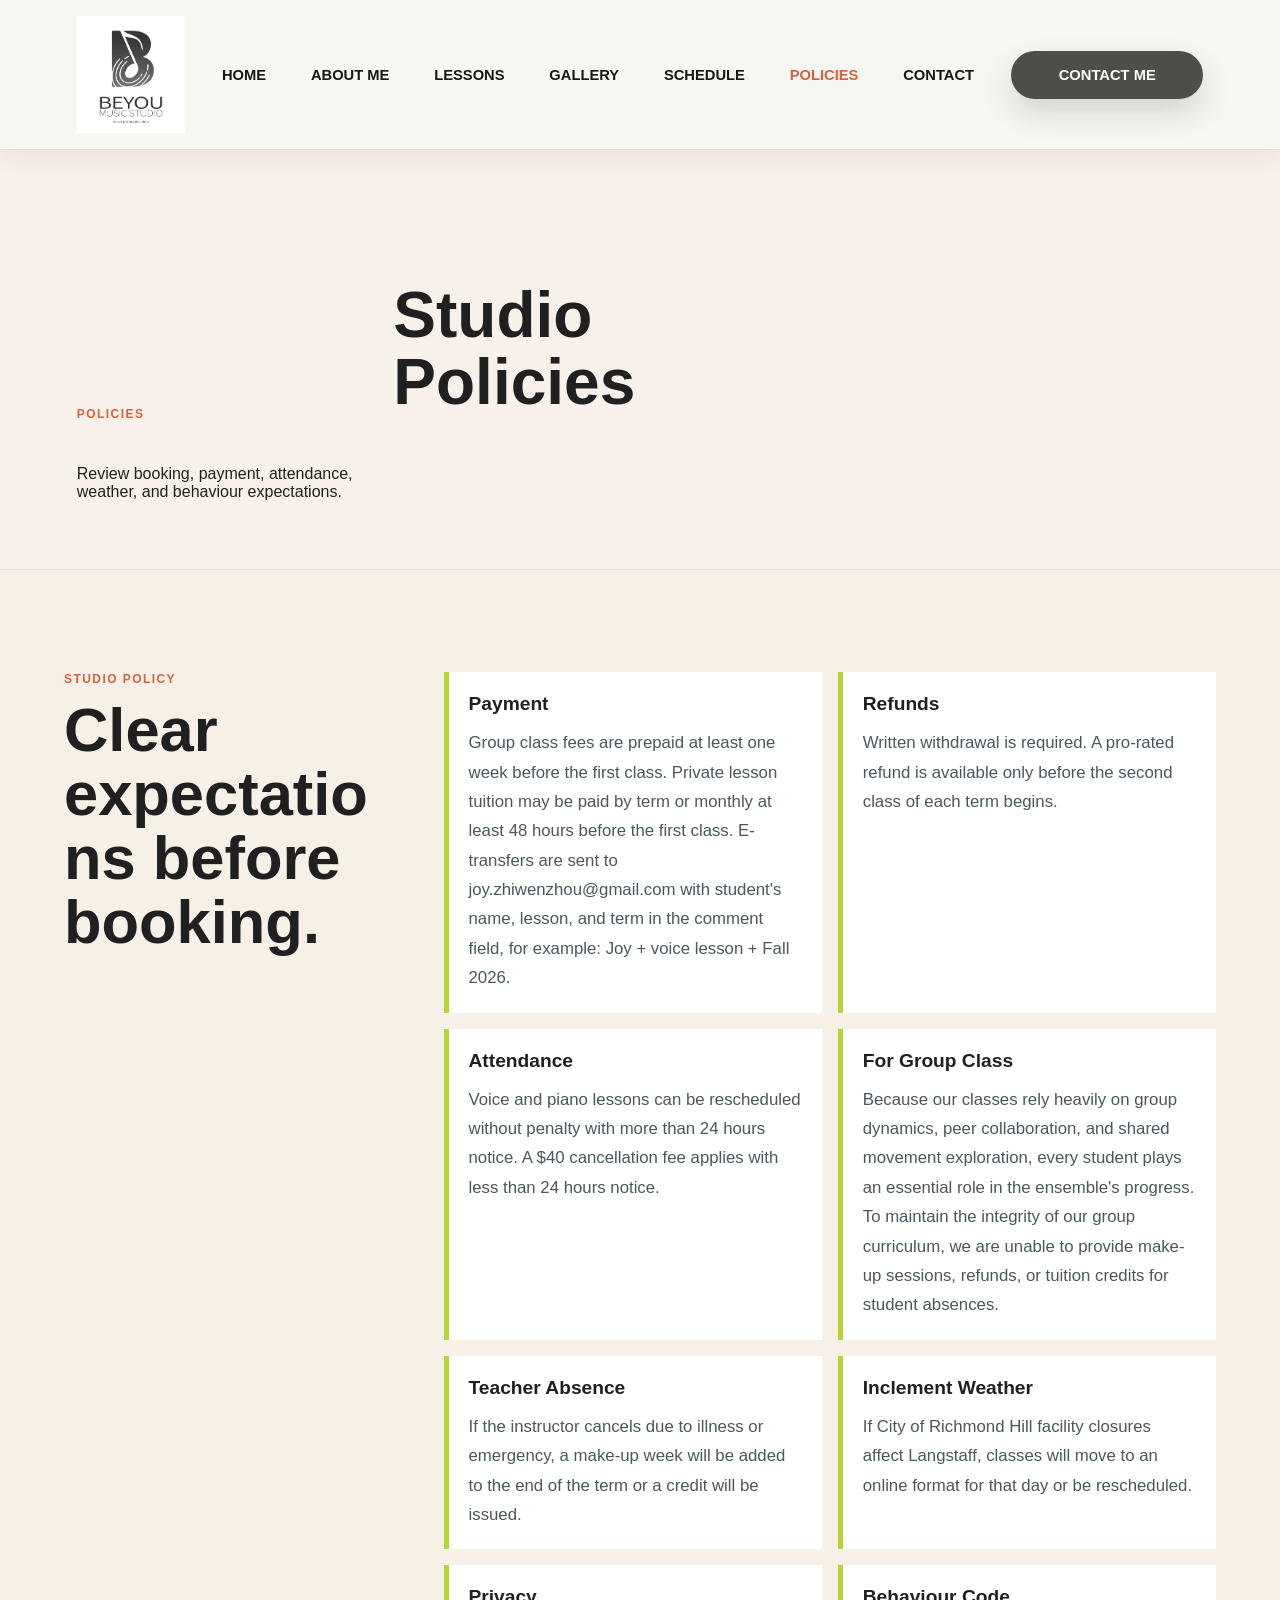
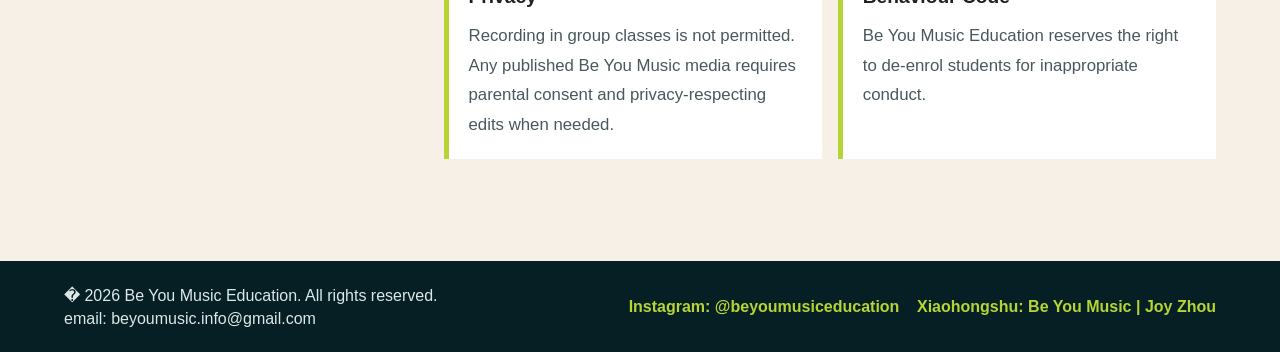
<file: policy.html>
﻿<!DOCTYPE html>
<html lang="en">
<head>
  <meta charset="UTF-8">
  <meta name="viewport" content="width=device-width, initial-scale=1.0">
  <title>Policies | Be You Music Education</title>
  <meta
    name="description"
    content="Be You Music Education offers private voice and piano lessons near Hwy 7 and Leslie, plus group choir and music movement classes at Langstaff Community Centre in Richmond Hill."
  >
  <style>
:root {
  --ink: #202020;
  --deep: #3f403c;
  --teal: #6f8f86;
  --coral: #d7623f;
  --sun: #b6d535;
  --leaf: #4a8f67;
  --violet: #7764a9;
  --paper: #f7f6f1;
  --soft: #ecebe4;
  --white: #ffffff;
  --muted: #617074;
  --line: rgba(20, 32, 35, 0.14);
  --shadow: 0 22px 60px rgba(51, 51, 46, 0.14);
}

* {
  box-sizing: border-box;
}

html {
  scroll-behavior: smooth;
}

body {
  margin: 0;
  background: #f2f1eb;
  color: var(--ink);
  font-family: "Segoe UI", Arial, sans-serif;
}

img {
  display: block;
  max-width: 100%;
}

a {
  color: inherit;
}

button,
input,
select,
textarea {
  font: inherit;
}

.sr-only {
  position: absolute;
  width: 1px;
  height: 1px;
  padding: 0;
  margin: -1px;
  overflow: hidden;
  clip: rect(0, 0, 0, 0);
  white-space: nowrap;
  border: 0;
}

.site-header {
  position: static;
  top: 0;
  z-index: 30;
  display: grid;
  grid-template-columns: auto 1fr auto;
  align-items: center;
  gap: 2rem;
  min-height: 6.3rem;
  padding: 1rem clamp(1rem, 6vw, 6rem);
  background: rgba(247, 246, 241, 0.96);
  border-bottom: 1px solid rgba(32, 32, 32, 0.11);
  box-shadow: 0 9px 24px rgba(32, 32, 32, 0.06);
  backdrop-filter: blur(14px);
}

.brand {
  display: inline-flex;
  align-items: center;
  gap: 0.75rem;
  text-decoration: none;
}

.brand-emblem {
  display: grid;
  place-items: center;
  width: 3.2rem;
  height: 3.2rem;
  border-radius: 50%;
  background: var(--coral);
  color: var(--white);
  font-weight: 950;
  letter-spacing: 0.02em;
  box-shadow: 0 10px 24px rgba(215, 98, 63, 0.18);
}

.brand-logo {
  display: block;
  width: clamp(4.8rem, 9vw, 6.75rem);
  height: auto;
  object-fit: contain;
  border-radius: 0;
  background: var(--white);
  box-shadow: none;
}

.brand-name {
  display: none;
  color: #161616;
  font-size: clamp(1.05rem, 2.4vw, 1.35rem);
  font-weight: 900;
  line-height: 1.1;
  max-width: 13rem;
}

.brand-script {
  display: inline-block;
  color: #161616;
  font-family: "Brush Script MT", "Segoe Script", cursive;
  font-size: clamp(2rem, 3.2vw, 3.05rem);
  font-weight: 700;
  line-height: 1;
  white-space: nowrap;
}

.brand-script::after {
  content: "";
  display: inline-block;
  width: 2.5rem;
  height: 1.4rem;
  margin-left: 0.35rem;
  border: 3px solid #161616;
  border-left-color: transparent;
  border-top-color: transparent;
  border-radius: 50%;
  transform: rotate(-20deg) translateY(0.25rem);
}

.eyebrow {
  color: var(--coral);
  font-size: 0.75rem;
  font-weight: 800;
  letter-spacing: 0.12em;
  text-transform: uppercase;
}

.site-nav {
  display: flex;
  justify-content: center;
  gap: clamp(1.2rem, 3.5vw, 4rem);
}

.site-nav a,
.header-cta {
  font-size: 0.92rem;
  font-weight: 900;
  text-decoration: none;
  text-transform: uppercase;
}

.site-nav a {
  color: #171717;
}

.site-nav a:hover,
.site-nav a.active {
  color: var(--coral);
}

.header-cta,
.button {
  display: inline-flex;
  align-items: center;
  justify-content: center;
  min-height: 3rem;
  padding: 0 1.65rem;
  border: 1px solid transparent;
  border-radius: 999px;
  font-weight: 850;
  text-decoration: none;
  cursor: pointer;
  transition: transform 180ms ease, box-shadow 180ms ease, background 180ms ease;
}

.header-cta {
  min-width: 12rem;
  background: #4d4e49;
  color: var(--white);
  box-shadow: 0 14px 30px rgba(32, 32, 32, 0.16);
}

.button-primary {
  min-width: 15rem;
  min-height: 4.35rem;
  background: var(--sun);
  color: #161616;
  box-shadow: 0 16px 34px rgba(182, 213, 53, 0.24);
  text-transform: uppercase;
}

.button-secondary {
  background: rgba(255, 255, 255, 0.9);
  color: var(--deep);
  border-color: rgba(255, 255, 255, 0.82);
}

.header-cta:hover,
.button:hover {
  transform: translateY(-2px);
}

.menu-toggle {
  display: none;
  width: 2.8rem;
  height: 2.8rem;
  place-items: center;
  border: 1px solid var(--line);
  border-radius: 6px;
  background: var(--white);
}

.menu-toggle span:not(.sr-only) {
  width: 1.15rem;
  height: 2px;
  background: var(--ink);
}

.hero {
  display: grid;
  grid-template-columns: minmax(0, 0.94fr) minmax(22rem, 1.06fr);
  align-items: center;
  gap: clamp(2rem, 5vw, 6rem);
  min-height: 27rem;
  padding: clamp(2.4rem, 4.4vw, 4rem) clamp(1rem, 7vw, 8rem) clamp(3.6rem, 5vw, 4.8rem);
  background: #f2f1eb;
  color: var(--ink);
}

.hero-content {
  max-width: 42rem;
}

h1,
h2,
h3,
p,
span,
strong,
em {
  overflow-wrap: anywhere;
}

h1,
h2,
h3,
p {
  margin-top: 0;
}

h1,
h2 {
  line-height: 1.04;
  letter-spacing: 0;
}

h1 {
  margin-bottom: 1.1rem;
  font-size: clamp(3rem, 5vw, 5.1rem);
  max-width: 10.5ch;
  font-weight: 900;
}

h2 {
  margin-bottom: 0;
  font-size: clamp(2.1rem, 4.8vw, 4.6rem);
}

h3 {
  margin-bottom: 0.75rem;
  font-size: 1.2rem;
  line-height: 1.25;
}

.lede {
  max-width: 45rem;
  color: #656762;
  font-size: clamp(1.12rem, 1.7vw, 1.45rem);
  line-height: 1.65;
}

.hero-actions {
  display: flex;
  flex-wrap: wrap;
  gap: 0.8rem;
  margin-top: 1.8rem;
}

.hero-media {
  justify-self: end;
  width: min(100%, 49rem);
  aspect-ratio: 1.85 / 1;
  margin: 0;
  overflow: hidden;
  border-radius: 999px;
  box-shadow: var(--shadow);
}

.hero-media img {
  width: 100%;
  height: 100%;
  object-fit: cover;
  object-position: center 58%;
}

.intro-band {
  position: relative;
  display: grid;
  grid-template-columns: repeat(3, minmax(0, 1fr));
  gap: clamp(1rem, 4vw, 5rem);
  width: min(100% - 2rem, 94rem);
  margin: -3.6rem auto clamp(3.5rem, 7vw, 6rem);
  padding: clamp(2rem, 4vw, 3rem) clamp(1rem, 5vw, 5rem);
  border-radius: 38px 38px 0 0;
  background: var(--coral);
  color: var(--white);
  box-shadow: 0 18px 50px rgba(215, 98, 63, 0.22);
}

.intro-band article {
  display: grid;
  justify-items: center;
  align-content: start;
  text-align: center;
  min-height: 11rem;
  padding: 0;
  background: transparent;
}

.intro-band strong {
  display: block;
  margin: 1rem 0 0.5rem;
  color: var(--white);
  font-size: clamp(1.15rem, 2vw, 1.55rem);
  line-height: 1.2;
}

.intro-band span {
  color: rgba(255, 255, 255, 0.9);
  line-height: 1.55;
}

.feature-icon {
  display: grid;
  place-items: center;
  width: 5.2rem;
  height: 5.2rem;
  border-radius: 50%;
  background: #f2f1eb;
  color: var(--coral) !important;
  font-size: 1.8rem;
  font-weight: 900;
  box-shadow: 0 10px 22px rgba(32, 32, 32, 0.12);
}

.about-section,
.philosophy-section,
.program-section,
.gallery-section,
.schedule-section,
.policy-section,
.booking-section {
  padding: clamp(3.5rem, 8vw, 7rem) clamp(1rem, 5vw, 5rem);
}

.about-section {
  display: grid;
  grid-template-columns: minmax(0, 0.62fr) minmax(16rem, 0.48fr) minmax(0, 1.05fr);
  gap: clamp(2rem, 5vw, 5rem);
  align-items: center;
  background: var(--white);
}

.about-photo {
  margin: 0;
  overflow: hidden;
  border-radius: 999px 999px 8px 8px;
  box-shadow: var(--shadow);
}

.about-photo img {
  width: 100%;
  height: 27rem;
  object-fit: cover;
  object-position: center;
}

.about-copy {
  display: grid;
  gap: 1rem;
}

.about-copy p,
.philosophy-section p,
.program-card p,
.address-note p,
.tuition-table,
.policy-grid p,
.booking-copy p {
  margin-bottom: 0;
  color: #49585d;
  font-size: 1.05rem;
  line-height: 1.75;
}

.philosophy-section {
  display: grid;
  grid-template-columns: minmax(0, 0.9fr) minmax(0, 1fr);
  gap: clamp(2rem, 5vw, 4rem);
  align-items: center;
  background: var(--deep);
  color: var(--white);
}

.philosophy-section .eyebrow {
  color: var(--sun);
}

.philosophy-section p {
  color: #dbe9e6;
  font-size: clamp(1.08rem, 2vw, 1.3rem);
}

.section-heading {
  display: grid;
  grid-template-columns: minmax(0, 0.52fr) minmax(0, 1.48fr);
  gap: 2rem;
  align-items: end;
  margin-bottom: 2rem;
}

.section-heading.compact {
  margin-bottom: 1.4rem;
}

.program-section {
  background: #f5efe4;
}

.gallery-section {
  background: var(--white);
}

.gallery-grid {
  display: grid;
  grid-template-columns: repeat(3, minmax(0, 1fr));
  gap: 1rem;
}

.gallery-card {
  display: grid;
  grid-template-rows: minmax(15rem, 1fr);
  margin: 0;
  overflow: hidden;
  border-radius: 8px;
  background: #f8f5ee;
  border: 1px solid var(--line);
  box-shadow: 0 16px 38px rgba(32, 32, 32, 0.08);
}

.gallery-card img {
  width: 100%;
  height: 100%;
  min-height: 15rem;
  object-fit: cover;
}

.program-grid {
  display: grid;
  grid-template-columns: repeat(3, minmax(0, 1fr));
  gap: 1rem;
}

.program-card {
  display: grid;
  align-content: start;
  gap: 1rem;
  padding: clamp(1.25rem, 3vw, 1.8rem);
  border: 1px solid var(--line);
  border-top: 7px solid var(--teal);
  border-radius: 8px;
  background: var(--white);
  box-shadow: 0 16px 38px rgba(20, 32, 35, 0.08);
}

.program-card.accent-piano {
  border-top-color: var(--violet);
}

.program-card.accent-choir {
  border-top-color: var(--leaf);
}

.address-note {
  padding: 0.9rem 1rem;
  border-radius: 8px;
  background: #f8f5ee;
  border: 1px solid var(--line);
}

.address-note strong,
.address-note span {
  display: block;
}

.address-note strong {
  margin-bottom: 0.35rem;
}

.address-note span {
  color: var(--muted);
  line-height: 1.45;
}

.program-icon {
  display: grid;
  place-items: center;
  width: 3.2rem;
  height: 3.2rem;
  border-radius: 50%;
  background: var(--soft);
  color: var(--deep);
  font-size: 1.7rem;
}

dl {
  display: grid;
  gap: 0.55rem;
  margin: 0;
}

dl div {
  display: flex;
  justify-content: space-between;
  gap: 1rem;
  padding: 0.75rem 0;
  border-top: 1px solid var(--line);
}

dt,
dd {
  margin: 0;
}

dt {
  color: var(--muted);
}

dd {
  font-weight: 850;
  text-align: right;
}

.text-link {
  width: fit-content;
  color: var(--teal);
  font-weight: 900;
  text-decoration: none;
  border-bottom: 2px solid currentColor;
}

.tuition-table {
  display: grid;
  gap: 1px;
  margin-top: 1rem;
  overflow: hidden;
  border: 1px solid var(--line);
  border-radius: 8px;
  background: var(--line);
}

.tuition-row {
  display: grid;
  grid-template-columns: 1fr 1fr 1fr;
  gap: 1px;
}

.tuition-row span {
  padding: 0.75rem;
  background: var(--white);
}

.tuition-row.heading span {
  background: var(--deep);
  color: var(--white);
  font-weight: 900;
}

.schedule-section {
  background: var(--white);
}

.lesson-times {
  display: grid;
  grid-template-columns: repeat(4, minmax(0, 1fr));
  gap: 1rem;
  margin-bottom: 1rem;
}

.lesson-times article {
  padding: 1.1rem;
  border: 1px solid var(--line);
  border-radius: 8px;
  background: #f8f5ee;
}

.lesson-times strong,
.lesson-times span {
  display: block;
}

.lesson-times strong {
  margin-bottom: 0.55rem;
  color: var(--coral);
  font-size: 1.05rem;
}

.lesson-times span {
  color: #4d5b5f;
  line-height: 1.45;
}

.term-panel {
  border: 1px solid var(--line);
  border-radius: 8px;
  overflow: hidden;
  background: var(--paper);
}

.tabs {
  display: flex;
  gap: 1px;
  background: var(--line);
}

.tab-button {
  flex: 1;
  min-height: 3.2rem;
  border: 0;
  background: #e9e1d4;
  color: var(--deep);
  font-weight: 900;
  cursor: pointer;
}

.tab-button.active {
  background: var(--deep);
  color: var(--white);
}

.term-table {
  display: none;
  grid-template-columns: repeat(7, minmax(0, 1fr));
  gap: 1px;
  background: var(--line);
}

.term-table.active {
  display: grid;
}

.term-table div {
  min-height: 9rem;
  padding: 1rem;
  background: var(--white);
}

.term-table span,
.term-table strong,
.term-table em {
  display: block;
}

.term-table span {
  color: var(--teal);
  font-weight: 900;
}

.term-table strong {
  margin: 0.65rem 0;
}

.term-table em {
  color: var(--muted);
  font-style: normal;
  line-height: 1.45;
}

.policy-section {
  display: grid;
  grid-template-columns: minmax(0, 0.58fr) minmax(0, 1.42fr);
  gap: clamp(2rem, 5vw, 4rem);
  background: #f6f0e7;
}

.policy-grid {
  display: grid;
  grid-template-columns: repeat(2, minmax(0, 1fr));
  gap: 1rem;
}

.policy-grid article {
  padding: 1.25rem;
  border-left: 5px solid var(--sun);
  background: var(--white);
}

.booking-section {
  display: grid;
  grid-template-columns: minmax(0, 0.78fr) minmax(20rem, 1fr);
  gap: clamp(2rem, 5vw, 4rem);
  background: var(--deep);
  color: var(--white);
}

.booking-section .eyebrow {
  color: var(--sun);
}

.booking-copy p {
  margin-top: 1.2rem;
  color: #dce8e7;
}

.contact-list {
  display: grid;
  gap: 0.6rem;
  margin-top: 1.4rem;
}

.contact-list a,
.contact-list span {
  width: fit-content;
  color: var(--sun);
  font-weight: 850;
  text-decoration: none;
}

.booking-form {
  display: grid;
  gap: 0.95rem;
  padding: clamp(1.2rem, 3vw, 1.8rem);
  border: 1px solid rgba(255, 255, 255, 0.16);
  border-radius: 8px;
  background: rgba(255, 255, 255, 0.08);
  box-shadow: var(--shadow);
}

.booking-form label,
.booking-form fieldset {
  display: grid;
  gap: 0.45rem;
}

.booking-form label span,
.booking-form legend {
  color: #eff8f6;
  font-weight: 800;
}

.booking-form input,
.booking-form select,
.booking-form textarea {
  width: 100%;
  border: 1px solid rgba(255, 255, 255, 0.2);
  border-radius: 6px;
  background: rgba(255, 255, 255, 0.94);
  color: var(--ink);
  padding: 0.82rem 0.9rem;
}

.booking-form textarea {
  resize: vertical;
}

.booking-form fieldset {
  margin: 0;
  padding: 0.9rem;
  border: 1px solid rgba(255, 255, 255, 0.2);
  border-radius: 6px;
}

.inline-choice,
.policy-check {
  display: flex !important;
  grid-template-columns: none;
  align-items: center;
  gap: 0.55rem !important;
}

.inline-choice input,
.policy-check input {
  width: auto;
}

.policy-check span {
  font-weight: 700 !important;
  line-height: 1.45;
}

.form-note {
  min-height: 1.4rem;
  margin-bottom: 0;
  color: #dce8e7;
  line-height: 1.45;
}

.site-footer {
  display: grid;
  grid-template-columns: 1fr auto;
  align-items: center;
  gap: 1rem;
  padding: 1.4rem clamp(1rem, 5vw, 5rem);
  background: #051f25;
  color: #dce8e7;
}

.site-footer p {
  margin: 0;
  line-height: 1.45;
  overflow-wrap: anywhere;
}

.footer-socials {
  display: flex;
  flex-wrap: wrap;
  justify-content: end;
  gap: 0.8rem 1.1rem;
}

.footer-socials a,
.footer-socials span {
  color: var(--sun);
  font-weight: 850;
  line-height: 1.45;
  text-decoration: none;
  overflow-wrap: anywhere;
}

@media (max-width: 1160px) {
  .lesson-times,
  .term-table {
    grid-template-columns: repeat(2, minmax(0, 1fr));
  }
}

@media (max-width: 980px) {
  .site-header {
    grid-template-columns: minmax(0, 1fr) auto;
    min-height: auto;
    padding: 1rem;
  }

  .menu-toggle {
    display: grid;
    justify-self: end;
  }

  .site-nav {
    display: none;
    grid-column: 1 / -1;
    justify-content: stretch;
    gap: 0;
    padding-top: 0.45rem;
  }

  .site-nav.open {
    display: grid;
  }

  .site-nav a {
    padding: 0.85rem 0;
    border-top: 1px solid var(--line);
  }

  .header-cta {
    display: none;
  }

  .brand-script {
    font-size: 2rem;
  }

  .about-section,
  .philosophy-section,
  .section-heading,
  .policy-section,
  .booking-section {
    grid-template-columns: 1fr;
  }

  .hero,
  .program-grid,
  .gallery-grid,
  .intro-band {
    grid-template-columns: 1fr;
  }

  .hero {
    min-height: auto;
    padding: 3rem 1rem 4rem;
  }

  .hero-media {
    justify-self: stretch;
    width: 100%;
    aspect-ratio: 1.45 / 1;
  }

  .intro-band {
    margin-top: -1.6rem;
    border-radius: 26px 26px 0 0;
  }
}

@media (max-width: 640px) {
  .brand-logo {
    width: clamp(4.8rem, 9vw, 6.75rem);
    max-width: 6.75rem;
    min-width: 4.8rem;
    height: auto;
    padding: 0.12rem;
    background: #ffffff;
    object-fit: contain;
  }

.brand-name {
  display: none;
  color: #161616;
  font-size: clamp(1.05rem, 2.4vw, 1.35rem);
  font-weight: 900;
  line-height: 1.1;
  max-width: 13rem;
}

  .brand {
    gap: 0.55rem;
  }

  .brand-script {
    max-width: 13rem;
    white-space: normal;
  }

  h1 {
    font-size: clamp(2.6rem, 13vw, 4rem);
  }

  .hero {
    padding-top: 2.4rem;
  }

  .hero-actions,
  .site-footer {
    display: grid;
  }

  .site-footer {
    grid-template-columns: 1fr;
    justify-items: center;
    text-align: center;
    gap: 0.9rem;
    padding: 1.35rem 1rem;
  }

  .footer-socials {
    justify-content: center;
  }

  .button,
  .booking-form .button {
    width: 100%;
  }

  .lesson-times,
  .term-table,
  .policy-grid,
  .gallery-grid {
    grid-template-columns: 1fr;
  }

  .term-table div {
    min-height: auto;
  }
}



.page-hero {
  padding: 132px 6vw 52px;
  background: #f7f1e9;
  border-bottom: 1px solid rgba(28, 28, 28, 0.08);
}

.page-hero .section-heading {
  margin-bottom: 0;
}

.page-hero .section-heading p {
  max-width: 760px;
}

@media (max-width: 760px) {
  .page-hero {
    padding: 112px 22px 40px;
  }
}

</style>
</head>
<body>
<header class="site-header">
    <a class="brand" href="index.html" aria-label="Be You Music Education home">
      <img class="brand-logo" src="[data-uri]" alt="BEYOU Music Studio logo">
      <span class="brand-name">Be You Music Education</span>
    </a>

    <button class="menu-toggle" type="button" aria-expanded="false" aria-controls="site-nav">
      <span></span>
      <span></span>
      <span></span>
      <span class="sr-only">Menu</span>
    </button>

            <nav class="site-nav" id="site-nav" aria-label="Primary navigation">
      <a href="index.html">Home</a>
      <a href="about.html">About Me</a>
      <a href="lessons.html">Lessons</a>
      <a href="gallery.html">Gallery</a>
      <a href="schedule.html">Schedule</a>
      <a class="active" href="policy.html">Policies</a>
      <a href="contact.html">Contact</a>
    </nav>

    <a class="header-cta" href="contact.html">Contact Me</a>
  </header>

  <main id="top">
    <section class="page-hero">
      <div class="section-heading">
        <p class="eyebrow">Policies</p>
        <h1>Studio Policies</h1>
        <p>Review booking, payment, attendance, weather, and behaviour expectations.</p>
      </div>
    </section>

<section class="policy-section" id="policy">
      <div>
        <p class="eyebrow">Studio Policy</p>
        <h2>Clear expectations before booking.</h2>
      </div>
      <div class="policy-grid">
        <article>
          <h3>Payment</h3>
          <p>Group class fees are prepaid at least one week before the first class. Private lesson tuition may be paid by term or monthly at least 48 hours before the first class. E-transfers are sent to joy.zhiwenzhou@gmail.com with student's name, lesson, and term in the comment field, for example: Joy + voice lesson + Fall 2026.</p>
        </article>
        <article>
          <h3>Refunds</h3>
          <p>Written withdrawal is required. A pro-rated refund is available only before the second class of each term begins.</p>
        </article>
        <article>
          <h3>Attendance</h3>
          <p>Voice and piano lessons can be rescheduled without penalty with more than 24 hours notice. A $40 cancellation fee applies with less than 24 hours notice.</p>
        </article>
        <article>
          <h3>For Group Class</h3>
          <p>Because our classes rely heavily on group dynamics, peer collaboration, and shared movement exploration, every student plays an essential role in the ensemble's progress. To maintain the integrity of our group curriculum, we are unable to provide make-up sessions, refunds, or tuition credits for student absences.</p>
        </article>
        <article>
          <h3>Teacher Absence</h3>
          <p>If the instructor cancels due to illness or emergency, a make-up week will be added to the end of the term or a credit will be issued.</p>
        </article>
        <article>
          <h3>Inclement Weather</h3>
          <p>If City of Richmond Hill facility closures affect Langstaff, classes will move to an online format for that day or be rescheduled.</p>
        </article>
        <article>
          <h3>Privacy</h3>
          <p>Recording in group classes is not permitted. Any published Be You Music media requires parental consent and privacy-respecting edits when needed.</p>
        </article>
        <article>
          <h3>Behaviour Code</h3>
          <p>Be You Music Education reserves the right to de-enrol students for inappropriate conduct.</p>
        </article>
      </div>
    </section>
  </main>

<footer class="site-footer">
    <div>
<p>� 2026 Be You Music Education. All rights reserved.</p>
      <p>email: beyoumusic.info@gmail.com</p>
    </div>
    <div class="footer-socials">
      <a href="https://www.instagram.com/beyoumusiceducation/" target="_blank" rel="noreferrer">Instagram: @beyoumusiceducation</a>
      <span>Xiaohongshu: Be You Music | Joy Zhou</span>
    </div>
  </footer>

<script>
const menuToggle = document.querySelector(".menu-toggle");
const siteNav = document.getElementById("site-nav");
if (menuToggle && siteNav) {
  menuToggle.addEventListener("click", () => {
    const isOpen = siteNav.classList.toggle("open");
    menuToggle.setAttribute("aria-expanded", String(isOpen));
  });

  siteNav.querySelectorAll("a").forEach((link) => {
    link.addEventListener("click", () => {
      siteNav.classList.remove("open");
      menuToggle.setAttribute("aria-expanded", "false");
    });
  });
}
const tabButtons = document.querySelectorAll(".tab-button");
const termPanels = document.querySelectorAll("[data-term-panel]");

const sentMessage = new URLSearchParams(window.location.search).get("sent");
if (sentMessage === "true") {
  const notice = document.createElement("div");
  notice.className = "form-note";
  notice.style.position = "fixed";
  notice.style.left = "1rem";
  notice.style.right = "1rem";
  notice.style.bottom = "1rem";
  notice.style.zIndex = "1000";
  notice.style.padding = "1rem";
  notice.style.borderRadius = "8px";
  notice.style.background = "#051f25";
  notice.style.color = "#dce8e7";
  notice.style.boxShadow = "0 16px 38px rgba(0, 0, 0, 0.25)";
  notice.textContent = "Thank you. Your inquiry was sent to Be You Music Education.";
  document.body.appendChild(notice);
}
</script>
</body>
</html>
</file>
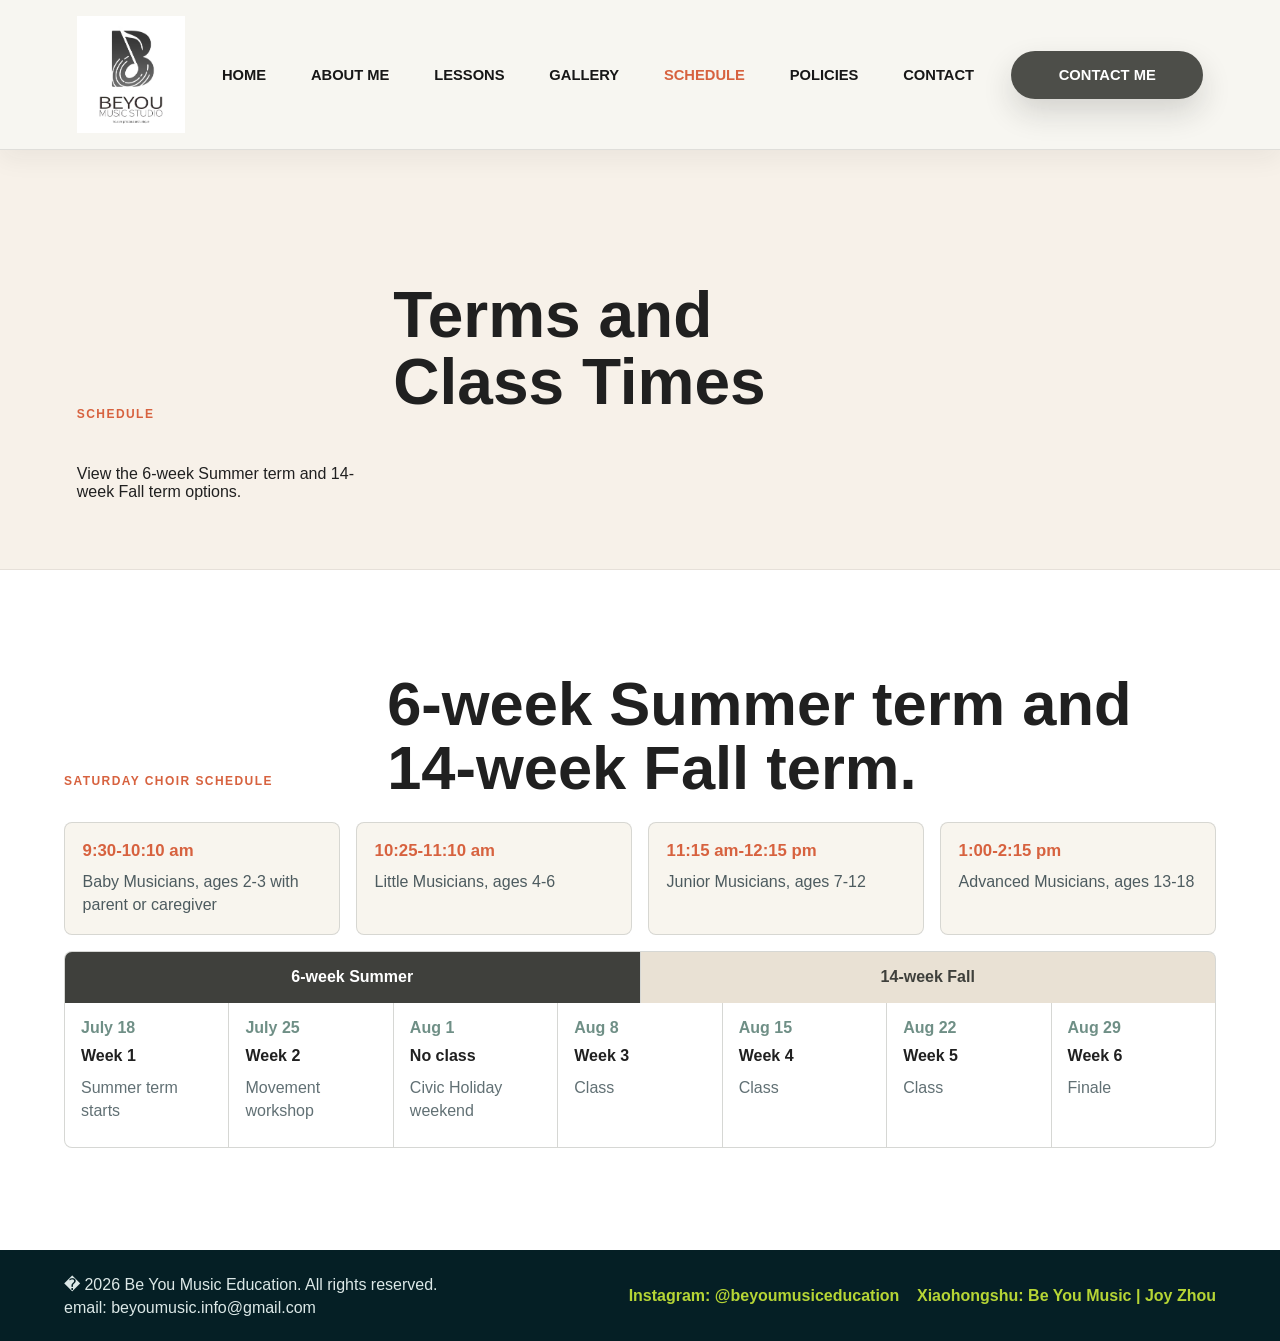
<file: schedule.html>
﻿<!DOCTYPE html>
<html lang="en">
<head>
  <meta charset="UTF-8">
  <meta name="viewport" content="width=device-width, initial-scale=1.0">
  <title>Schedule | Be You Music Education</title>
  <meta
    name="description"
    content="Be You Music Education offers private voice and piano lessons near Hwy 7 and Leslie, plus group choir and music movement classes at Langstaff Community Centre in Richmond Hill."
  >
  <style>
:root {
  --ink: #202020;
  --deep: #3f403c;
  --teal: #6f8f86;
  --coral: #d7623f;
  --sun: #b6d535;
  --leaf: #4a8f67;
  --violet: #7764a9;
  --paper: #f7f6f1;
  --soft: #ecebe4;
  --white: #ffffff;
  --muted: #617074;
  --line: rgba(20, 32, 35, 0.14);
  --shadow: 0 22px 60px rgba(51, 51, 46, 0.14);
}

* {
  box-sizing: border-box;
}

html {
  scroll-behavior: smooth;
}

body {
  margin: 0;
  background: #f2f1eb;
  color: var(--ink);
  font-family: "Segoe UI", Arial, sans-serif;
}

img {
  display: block;
  max-width: 100%;
}

a {
  color: inherit;
}

button,
input,
select,
textarea {
  font: inherit;
}

.sr-only {
  position: absolute;
  width: 1px;
  height: 1px;
  padding: 0;
  margin: -1px;
  overflow: hidden;
  clip: rect(0, 0, 0, 0);
  white-space: nowrap;
  border: 0;
}

.site-header {
  position: static;
  top: 0;
  z-index: 30;
  display: grid;
  grid-template-columns: auto 1fr auto;
  align-items: center;
  gap: 2rem;
  min-height: 6.3rem;
  padding: 1rem clamp(1rem, 6vw, 6rem);
  background: rgba(247, 246, 241, 0.96);
  border-bottom: 1px solid rgba(32, 32, 32, 0.11);
  box-shadow: 0 9px 24px rgba(32, 32, 32, 0.06);
  backdrop-filter: blur(14px);
}

.brand {
  display: inline-flex;
  align-items: center;
  gap: 0.75rem;
  text-decoration: none;
}

.brand-emblem {
  display: grid;
  place-items: center;
  width: 3.2rem;
  height: 3.2rem;
  border-radius: 50%;
  background: var(--coral);
  color: var(--white);
  font-weight: 950;
  letter-spacing: 0.02em;
  box-shadow: 0 10px 24px rgba(215, 98, 63, 0.18);
}

.brand-logo {
  display: block;
  width: clamp(4.8rem, 9vw, 6.75rem);
  height: auto;
  object-fit: contain;
  border-radius: 0;
  background: var(--white);
  box-shadow: none;
}

.brand-name {
  display: none;
  color: #161616;
  font-size: clamp(1.05rem, 2.4vw, 1.35rem);
  font-weight: 900;
  line-height: 1.1;
  max-width: 13rem;
}

.brand-script {
  display: inline-block;
  color: #161616;
  font-family: "Brush Script MT", "Segoe Script", cursive;
  font-size: clamp(2rem, 3.2vw, 3.05rem);
  font-weight: 700;
  line-height: 1;
  white-space: nowrap;
}

.brand-script::after {
  content: "";
  display: inline-block;
  width: 2.5rem;
  height: 1.4rem;
  margin-left: 0.35rem;
  border: 3px solid #161616;
  border-left-color: transparent;
  border-top-color: transparent;
  border-radius: 50%;
  transform: rotate(-20deg) translateY(0.25rem);
}

.eyebrow {
  color: var(--coral);
  font-size: 0.75rem;
  font-weight: 800;
  letter-spacing: 0.12em;
  text-transform: uppercase;
}

.site-nav {
  display: flex;
  justify-content: center;
  gap: clamp(1.2rem, 3.5vw, 4rem);
}

.site-nav a,
.header-cta {
  font-size: 0.92rem;
  font-weight: 900;
  text-decoration: none;
  text-transform: uppercase;
}

.site-nav a {
  color: #171717;
}

.site-nav a:hover,
.site-nav a.active {
  color: var(--coral);
}

.header-cta,
.button {
  display: inline-flex;
  align-items: center;
  justify-content: center;
  min-height: 3rem;
  padding: 0 1.65rem;
  border: 1px solid transparent;
  border-radius: 999px;
  font-weight: 850;
  text-decoration: none;
  cursor: pointer;
  transition: transform 180ms ease, box-shadow 180ms ease, background 180ms ease;
}

.header-cta {
  min-width: 12rem;
  background: #4d4e49;
  color: var(--white);
  box-shadow: 0 14px 30px rgba(32, 32, 32, 0.16);
}

.button-primary {
  min-width: 15rem;
  min-height: 4.35rem;
  background: var(--sun);
  color: #161616;
  box-shadow: 0 16px 34px rgba(182, 213, 53, 0.24);
  text-transform: uppercase;
}

.button-secondary {
  background: rgba(255, 255, 255, 0.9);
  color: var(--deep);
  border-color: rgba(255, 255, 255, 0.82);
}

.header-cta:hover,
.button:hover {
  transform: translateY(-2px);
}

.menu-toggle {
  display: none;
  width: 2.8rem;
  height: 2.8rem;
  place-items: center;
  border: 1px solid var(--line);
  border-radius: 6px;
  background: var(--white);
}

.menu-toggle span:not(.sr-only) {
  width: 1.15rem;
  height: 2px;
  background: var(--ink);
}

.hero {
  display: grid;
  grid-template-columns: minmax(0, 0.94fr) minmax(22rem, 1.06fr);
  align-items: center;
  gap: clamp(2rem, 5vw, 6rem);
  min-height: 27rem;
  padding: clamp(2.4rem, 4.4vw, 4rem) clamp(1rem, 7vw, 8rem) clamp(3.6rem, 5vw, 4.8rem);
  background: #f2f1eb;
  color: var(--ink);
}

.hero-content {
  max-width: 42rem;
}

h1,
h2,
h3,
p,
span,
strong,
em {
  overflow-wrap: anywhere;
}

h1,
h2,
h3,
p {
  margin-top: 0;
}

h1,
h2 {
  line-height: 1.04;
  letter-spacing: 0;
}

h1 {
  margin-bottom: 1.1rem;
  font-size: clamp(3rem, 5vw, 5.1rem);
  max-width: 10.5ch;
  font-weight: 900;
}

h2 {
  margin-bottom: 0;
  font-size: clamp(2.1rem, 4.8vw, 4.6rem);
}

h3 {
  margin-bottom: 0.75rem;
  font-size: 1.2rem;
  line-height: 1.25;
}

.lede {
  max-width: 45rem;
  color: #656762;
  font-size: clamp(1.12rem, 1.7vw, 1.45rem);
  line-height: 1.65;
}

.hero-actions {
  display: flex;
  flex-wrap: wrap;
  gap: 0.8rem;
  margin-top: 1.8rem;
}

.hero-media {
  justify-self: end;
  width: min(100%, 49rem);
  aspect-ratio: 1.85 / 1;
  margin: 0;
  overflow: hidden;
  border-radius: 999px;
  box-shadow: var(--shadow);
}

.hero-media img {
  width: 100%;
  height: 100%;
  object-fit: cover;
  object-position: center 58%;
}

.intro-band {
  position: relative;
  display: grid;
  grid-template-columns: repeat(3, minmax(0, 1fr));
  gap: clamp(1rem, 4vw, 5rem);
  width: min(100% - 2rem, 94rem);
  margin: -3.6rem auto clamp(3.5rem, 7vw, 6rem);
  padding: clamp(2rem, 4vw, 3rem) clamp(1rem, 5vw, 5rem);
  border-radius: 38px 38px 0 0;
  background: var(--coral);
  color: var(--white);
  box-shadow: 0 18px 50px rgba(215, 98, 63, 0.22);
}

.intro-band article {
  display: grid;
  justify-items: center;
  align-content: start;
  text-align: center;
  min-height: 11rem;
  padding: 0;
  background: transparent;
}

.intro-band strong {
  display: block;
  margin: 1rem 0 0.5rem;
  color: var(--white);
  font-size: clamp(1.15rem, 2vw, 1.55rem);
  line-height: 1.2;
}

.intro-band span {
  color: rgba(255, 255, 255, 0.9);
  line-height: 1.55;
}

.feature-icon {
  display: grid;
  place-items: center;
  width: 5.2rem;
  height: 5.2rem;
  border-radius: 50%;
  background: #f2f1eb;
  color: var(--coral) !important;
  font-size: 1.8rem;
  font-weight: 900;
  box-shadow: 0 10px 22px rgba(32, 32, 32, 0.12);
}

.about-section,
.philosophy-section,
.program-section,
.gallery-section,
.schedule-section,
.policy-section,
.booking-section {
  padding: clamp(3.5rem, 8vw, 7rem) clamp(1rem, 5vw, 5rem);
}

.about-section {
  display: grid;
  grid-template-columns: minmax(0, 0.62fr) minmax(16rem, 0.48fr) minmax(0, 1.05fr);
  gap: clamp(2rem, 5vw, 5rem);
  align-items: center;
  background: var(--white);
}

.about-photo {
  margin: 0;
  overflow: hidden;
  border-radius: 999px 999px 8px 8px;
  box-shadow: var(--shadow);
}

.about-photo img {
  width: 100%;
  height: 27rem;
  object-fit: cover;
  object-position: center;
}

.about-copy {
  display: grid;
  gap: 1rem;
}

.about-copy p,
.philosophy-section p,
.program-card p,
.address-note p,
.tuition-table,
.policy-grid p,
.booking-copy p {
  margin-bottom: 0;
  color: #49585d;
  font-size: 1.05rem;
  line-height: 1.75;
}

.philosophy-section {
  display: grid;
  grid-template-columns: minmax(0, 0.9fr) minmax(0, 1fr);
  gap: clamp(2rem, 5vw, 4rem);
  align-items: center;
  background: var(--deep);
  color: var(--white);
}

.philosophy-section .eyebrow {
  color: var(--sun);
}

.philosophy-section p {
  color: #dbe9e6;
  font-size: clamp(1.08rem, 2vw, 1.3rem);
}

.section-heading {
  display: grid;
  grid-template-columns: minmax(0, 0.52fr) minmax(0, 1.48fr);
  gap: 2rem;
  align-items: end;
  margin-bottom: 2rem;
}

.section-heading.compact {
  margin-bottom: 1.4rem;
}

.program-section {
  background: #f5efe4;
}

.gallery-section {
  background: var(--white);
}

.gallery-grid {
  display: grid;
  grid-template-columns: repeat(3, minmax(0, 1fr));
  gap: 1rem;
}

.gallery-card {
  display: grid;
  grid-template-rows: minmax(15rem, 1fr);
  margin: 0;
  overflow: hidden;
  border-radius: 8px;
  background: #f8f5ee;
  border: 1px solid var(--line);
  box-shadow: 0 16px 38px rgba(32, 32, 32, 0.08);
}

.gallery-card img {
  width: 100%;
  height: 100%;
  min-height: 15rem;
  object-fit: cover;
}

.program-grid {
  display: grid;
  grid-template-columns: repeat(3, minmax(0, 1fr));
  gap: 1rem;
}

.program-card {
  display: grid;
  align-content: start;
  gap: 1rem;
  padding: clamp(1.25rem, 3vw, 1.8rem);
  border: 1px solid var(--line);
  border-top: 7px solid var(--teal);
  border-radius: 8px;
  background: var(--white);
  box-shadow: 0 16px 38px rgba(20, 32, 35, 0.08);
}

.program-card.accent-piano {
  border-top-color: var(--violet);
}

.program-card.accent-choir {
  border-top-color: var(--leaf);
}

.address-note {
  padding: 0.9rem 1rem;
  border-radius: 8px;
  background: #f8f5ee;
  border: 1px solid var(--line);
}

.address-note strong,
.address-note span {
  display: block;
}

.address-note strong {
  margin-bottom: 0.35rem;
}

.address-note span {
  color: var(--muted);
  line-height: 1.45;
}

.program-icon {
  display: grid;
  place-items: center;
  width: 3.2rem;
  height: 3.2rem;
  border-radius: 50%;
  background: var(--soft);
  color: var(--deep);
  font-size: 1.7rem;
}

dl {
  display: grid;
  gap: 0.55rem;
  margin: 0;
}

dl div {
  display: flex;
  justify-content: space-between;
  gap: 1rem;
  padding: 0.75rem 0;
  border-top: 1px solid var(--line);
}

dt,
dd {
  margin: 0;
}

dt {
  color: var(--muted);
}

dd {
  font-weight: 850;
  text-align: right;
}

.text-link {
  width: fit-content;
  color: var(--teal);
  font-weight: 900;
  text-decoration: none;
  border-bottom: 2px solid currentColor;
}

.tuition-table {
  display: grid;
  gap: 1px;
  margin-top: 1rem;
  overflow: hidden;
  border: 1px solid var(--line);
  border-radius: 8px;
  background: var(--line);
}

.tuition-row {
  display: grid;
  grid-template-columns: 1fr 1fr 1fr;
  gap: 1px;
}

.tuition-row span {
  padding: 0.75rem;
  background: var(--white);
}

.tuition-row.heading span {
  background: var(--deep);
  color: var(--white);
  font-weight: 900;
}

.schedule-section {
  background: var(--white);
}

.lesson-times {
  display: grid;
  grid-template-columns: repeat(4, minmax(0, 1fr));
  gap: 1rem;
  margin-bottom: 1rem;
}

.lesson-times article {
  padding: 1.1rem;
  border: 1px solid var(--line);
  border-radius: 8px;
  background: #f8f5ee;
}

.lesson-times strong,
.lesson-times span {
  display: block;
}

.lesson-times strong {
  margin-bottom: 0.55rem;
  color: var(--coral);
  font-size: 1.05rem;
}

.lesson-times span {
  color: #4d5b5f;
  line-height: 1.45;
}

.term-panel {
  border: 1px solid var(--line);
  border-radius: 8px;
  overflow: hidden;
  background: var(--paper);
}

.tabs {
  display: flex;
  gap: 1px;
  background: var(--line);
}

.tab-button {
  flex: 1;
  min-height: 3.2rem;
  border: 0;
  background: #e9e1d4;
  color: var(--deep);
  font-weight: 900;
  cursor: pointer;
}

.tab-button.active {
  background: var(--deep);
  color: var(--white);
}

.term-table {
  display: none;
  grid-template-columns: repeat(7, minmax(0, 1fr));
  gap: 1px;
  background: var(--line);
}

.term-table.active {
  display: grid;
}

.term-table div {
  min-height: 9rem;
  padding: 1rem;
  background: var(--white);
}

.term-table span,
.term-table strong,
.term-table em {
  display: block;
}

.term-table span {
  color: var(--teal);
  font-weight: 900;
}

.term-table strong {
  margin: 0.65rem 0;
}

.term-table em {
  color: var(--muted);
  font-style: normal;
  line-height: 1.45;
}

.policy-section {
  display: grid;
  grid-template-columns: minmax(0, 0.58fr) minmax(0, 1.42fr);
  gap: clamp(2rem, 5vw, 4rem);
  background: #f6f0e7;
}

.policy-grid {
  display: grid;
  grid-template-columns: repeat(2, minmax(0, 1fr));
  gap: 1rem;
}

.policy-grid article {
  padding: 1.25rem;
  border-left: 5px solid var(--sun);
  background: var(--white);
}

.booking-section {
  display: grid;
  grid-template-columns: minmax(0, 0.78fr) minmax(20rem, 1fr);
  gap: clamp(2rem, 5vw, 4rem);
  background: var(--deep);
  color: var(--white);
}

.booking-section .eyebrow {
  color: var(--sun);
}

.booking-copy p {
  margin-top: 1.2rem;
  color: #dce8e7;
}

.contact-list {
  display: grid;
  gap: 0.6rem;
  margin-top: 1.4rem;
}

.contact-list a,
.contact-list span {
  width: fit-content;
  color: var(--sun);
  font-weight: 850;
  text-decoration: none;
}

.booking-form {
  display: grid;
  gap: 0.95rem;
  padding: clamp(1.2rem, 3vw, 1.8rem);
  border: 1px solid rgba(255, 255, 255, 0.16);
  border-radius: 8px;
  background: rgba(255, 255, 255, 0.08);
  box-shadow: var(--shadow);
}

.booking-form label,
.booking-form fieldset {
  display: grid;
  gap: 0.45rem;
}

.booking-form label span,
.booking-form legend {
  color: #eff8f6;
  font-weight: 800;
}

.booking-form input,
.booking-form select,
.booking-form textarea {
  width: 100%;
  border: 1px solid rgba(255, 255, 255, 0.2);
  border-radius: 6px;
  background: rgba(255, 255, 255, 0.94);
  color: var(--ink);
  padding: 0.82rem 0.9rem;
}

.booking-form textarea {
  resize: vertical;
}

.booking-form fieldset {
  margin: 0;
  padding: 0.9rem;
  border: 1px solid rgba(255, 255, 255, 0.2);
  border-radius: 6px;
}

.inline-choice,
.policy-check {
  display: flex !important;
  grid-template-columns: none;
  align-items: center;
  gap: 0.55rem !important;
}

.inline-choice input,
.policy-check input {
  width: auto;
}

.policy-check span {
  font-weight: 700 !important;
  line-height: 1.45;
}

.form-note {
  min-height: 1.4rem;
  margin-bottom: 0;
  color: #dce8e7;
  line-height: 1.45;
}

.site-footer {
  display: grid;
  grid-template-columns: 1fr auto;
  align-items: center;
  gap: 1rem;
  padding: 1.4rem clamp(1rem, 5vw, 5rem);
  background: #051f25;
  color: #dce8e7;
}

.site-footer p {
  margin: 0;
  line-height: 1.45;
  overflow-wrap: anywhere;
}

.footer-socials {
  display: flex;
  flex-wrap: wrap;
  justify-content: end;
  gap: 0.8rem 1.1rem;
}

.footer-socials a,
.footer-socials span {
  color: var(--sun);
  font-weight: 850;
  line-height: 1.45;
  text-decoration: none;
  overflow-wrap: anywhere;
}

@media (max-width: 1160px) {
  .lesson-times,
  .term-table {
    grid-template-columns: repeat(2, minmax(0, 1fr));
  }
}

@media (max-width: 980px) {
  .site-header {
    grid-template-columns: minmax(0, 1fr) auto;
    min-height: auto;
    padding: 1rem;
  }

  .menu-toggle {
    display: grid;
    justify-self: end;
  }

  .site-nav {
    display: none;
    grid-column: 1 / -1;
    justify-content: stretch;
    gap: 0;
    padding-top: 0.45rem;
  }

  .site-nav.open {
    display: grid;
  }

  .site-nav a {
    padding: 0.85rem 0;
    border-top: 1px solid var(--line);
  }

  .header-cta {
    display: none;
  }

  .brand-script {
    font-size: 2rem;
  }

  .about-section,
  .philosophy-section,
  .section-heading,
  .policy-section,
  .booking-section {
    grid-template-columns: 1fr;
  }

  .hero,
  .program-grid,
  .gallery-grid,
  .intro-band {
    grid-template-columns: 1fr;
  }

  .hero {
    min-height: auto;
    padding: 3rem 1rem 4rem;
  }

  .hero-media {
    justify-self: stretch;
    width: 100%;
    aspect-ratio: 1.45 / 1;
  }

  .intro-band {
    margin-top: -1.6rem;
    border-radius: 26px 26px 0 0;
  }
}

@media (max-width: 640px) {
  .brand-logo {
    width: clamp(4.8rem, 9vw, 6.75rem);
    max-width: 6.75rem;
    min-width: 4.8rem;
    height: auto;
    padding: 0.12rem;
    background: #ffffff;
    object-fit: contain;
  }

.brand-name {
  display: none;
  color: #161616;
  font-size: clamp(1.05rem, 2.4vw, 1.35rem);
  font-weight: 900;
  line-height: 1.1;
  max-width: 13rem;
}

  .brand {
    gap: 0.55rem;
  }

  .brand-script {
    max-width: 13rem;
    white-space: normal;
  }

  h1 {
    font-size: clamp(2.6rem, 13vw, 4rem);
  }

  .hero {
    padding-top: 2.4rem;
  }

  .hero-actions,
  .site-footer {
    display: grid;
  }

  .site-footer {
    grid-template-columns: 1fr;
    justify-items: center;
    text-align: center;
    gap: 0.9rem;
    padding: 1.35rem 1rem;
  }

  .footer-socials {
    justify-content: center;
  }

  .button,
  .booking-form .button {
    width: 100%;
  }

  .lesson-times,
  .term-table,
  .policy-grid,
  .gallery-grid {
    grid-template-columns: 1fr;
  }

  .term-table div {
    min-height: auto;
  }
}



.page-hero {
  padding: 132px 6vw 52px;
  background: #f7f1e9;
  border-bottom: 1px solid rgba(28, 28, 28, 0.08);
}

.page-hero .section-heading {
  margin-bottom: 0;
}

.page-hero .section-heading p {
  max-width: 760px;
}

@media (max-width: 760px) {
  .page-hero {
    padding: 112px 22px 40px;
  }
}

</style>
</head>
<body>
<header class="site-header">
    <a class="brand" href="index.html" aria-label="Be You Music Education home">
      <img class="brand-logo" src="[data-uri]" alt="BEYOU Music Studio logo">
      <span class="brand-name">Be You Music Education</span>
    </a>

    <button class="menu-toggle" type="button" aria-expanded="false" aria-controls="site-nav">
      <span></span>
      <span></span>
      <span></span>
      <span class="sr-only">Menu</span>
    </button>

            <nav class="site-nav" id="site-nav" aria-label="Primary navigation">
      <a href="index.html">Home</a>
      <a href="about.html">About Me</a>
      <a href="lessons.html">Lessons</a>
      <a href="gallery.html">Gallery</a>
      <a class="active" href="schedule.html">Schedule</a>
      <a href="policy.html">Policies</a>
      <a href="contact.html">Contact</a>
    </nav>

    <a class="header-cta" href="contact.html">Contact Me</a>
  </header>

  <main id="top">
    <section class="page-hero">
      <div class="section-heading">
        <p class="eyebrow">Schedule</p>
        <h1>Terms and Class Times</h1>
        <p>View the 6-week Summer term and 14-week Fall term options.</p>
      </div>
    </section>

<section class="schedule-section" id="schedule">
      <div class="section-heading compact">
        <p class="eyebrow">Saturday Choir Schedule</p>
        <h2>6-week Summer term and 14-week Fall term.</h2>
      </div>

      <div class="lesson-times">
        <article><strong>9:30-10:10 am</strong><span>Baby Musicians, ages 2-3 with parent or caregiver</span></article>
        <article><strong>10:25-11:10 am</strong><span>Little Musicians, ages 4-6</span></article>
        <article><strong>11:15 am-12:15 pm</strong><span>Junior Musicians, ages 7-12</span></article>
        <article><strong>1:00-2:15 pm</strong><span>Advanced Musicians, ages 13-18</span></article>
      </div>

      <div class="term-panel">
        <div class="tabs" role="tablist" aria-label="Term schedule">
          <button class="tab-button active" type="button" data-term="summer" role="tab" aria-selected="true">6-week Summer</button>
          <button class="tab-button" type="button" data-term="fall" role="tab" aria-selected="false">14-week Fall</button>
        </div>

        <div class="term-table active" id="summer-term" data-term-panel="summer">
          <div><span>July 18</span><strong>Week 1</strong><em>Summer term starts</em></div>
          <div><span>July 25</span><strong>Week 2</strong><em>Movement workshop</em></div>
          <div><span>Aug 1</span><strong>No class</strong><em>Civic Holiday weekend</em></div>
          <div><span>Aug 8</span><strong>Week 3</strong><em>Class</em></div>
          <div><span>Aug 15</span><strong>Week 4</strong><em>Class</em></div>
          <div><span>Aug 22</span><strong>Week 5</strong><em>Class</em></div>
          <div><span>Aug 29</span><strong>Week 6</strong><em>Finale</em></div>
        </div>

        <div class="term-table" id="fall-term" data-term-panel="fall">
          <div><span>Sept 5</span><strong>Week 1</strong><em>Fall term starts</em></div>
          <div><span>Sept 12</span><strong>Week 2</strong><em>Class</em></div>
          <div><span>Sept 19</span><strong>Week 3</strong><em>Class</em></div>
          <div><span>Sept 26</span><strong>Week 4</strong><em>Class</em></div>
          <div><span>Oct 3</span><strong>Week 5</strong><em>Class</em></div>
          <div><span>Oct 10</span><strong>No class</strong><em>Thanksgiving weekend</em></div>
          <div><span>Oct 17</span><strong>Week 6</strong><em>Class</em></div>
          <div><span>Oct 24</span><strong>Week 7</strong><em>Class</em></div>
          <div><span>Oct 31</span><strong>Week 8</strong><em>Class</em></div>
          <div><span>Nov 7</span><strong>Week 9</strong><em>Class</em></div>
          <div><span>Nov 14</span><strong>Week 10</strong><em>Class</em></div>
          <div><span>Nov 21</span><strong>Week 11</strong><em>Class</em></div>
          <div><span>Nov 28</span><strong>Week 12</strong><em>Class</em></div>
          <div><span>Dec 5</span><strong>Week 13</strong><em>Class</em></div>
          <div><span>Dec 12</span><strong>Week 14</strong><em>Final class and happy holiday</em></div>
        </div>
      </div>
    </section>
  </main>

<footer class="site-footer">
    <div>
<p>� 2026 Be You Music Education. All rights reserved.</p>
      <p>email: beyoumusic.info@gmail.com</p>
    </div>
    <div class="footer-socials">
      <a href="https://www.instagram.com/beyoumusiceducation/" target="_blank" rel="noreferrer">Instagram: @beyoumusiceducation</a>
      <span>Xiaohongshu: Be You Music | Joy Zhou</span>
    </div>
  </footer>

<script>
const menuToggle = document.querySelector(".menu-toggle");
const siteNav = document.getElementById("site-nav");
if (menuToggle && siteNav) {
  menuToggle.addEventListener("click", () => {
    const isOpen = siteNav.classList.toggle("open");
    menuToggle.setAttribute("aria-expanded", String(isOpen));
  });

  siteNav.querySelectorAll("a").forEach((link) => {
    link.addEventListener("click", () => {
      siteNav.classList.remove("open");
      menuToggle.setAttribute("aria-expanded", "false");
    });
  });
}
const tabButtons = document.querySelectorAll(".tab-button");
const termPanels = document.querySelectorAll("[data-term-panel]");

const sentMessage = new URLSearchParams(window.location.search).get("sent");
if (sentMessage === "true") {
  const notice = document.createElement("div");
  notice.className = "form-note";
  notice.style.position = "fixed";
  notice.style.left = "1rem";
  notice.style.right = "1rem";
  notice.style.bottom = "1rem";
  notice.style.zIndex = "1000";
  notice.style.padding = "1rem";
  notice.style.borderRadius = "8px";
  notice.style.background = "#051f25";
  notice.style.color = "#dce8e7";
  notice.style.boxShadow = "0 16px 38px rgba(0, 0, 0, 0.25)";
  notice.textContent = "Thank you. Your inquiry was sent to Be You Music Education.";
  document.body.appendChild(notice);
}

tabButtons.forEach((button) => {
  button.addEventListener("click", () => {
    const selectedTerm = button.dataset.term;

    tabButtons.forEach((tab) => {
      const isActive = tab.dataset.term === selectedTerm;
      tab.classList.toggle("active", isActive);
      tab.setAttribute("aria-selected", String(isActive));
    });

    termPanels.forEach((panel) => {
      panel.classList.toggle("active", panel.dataset.termPanel === selectedTerm);
    });
  });
});
</script>
</body>
</html>
</file>
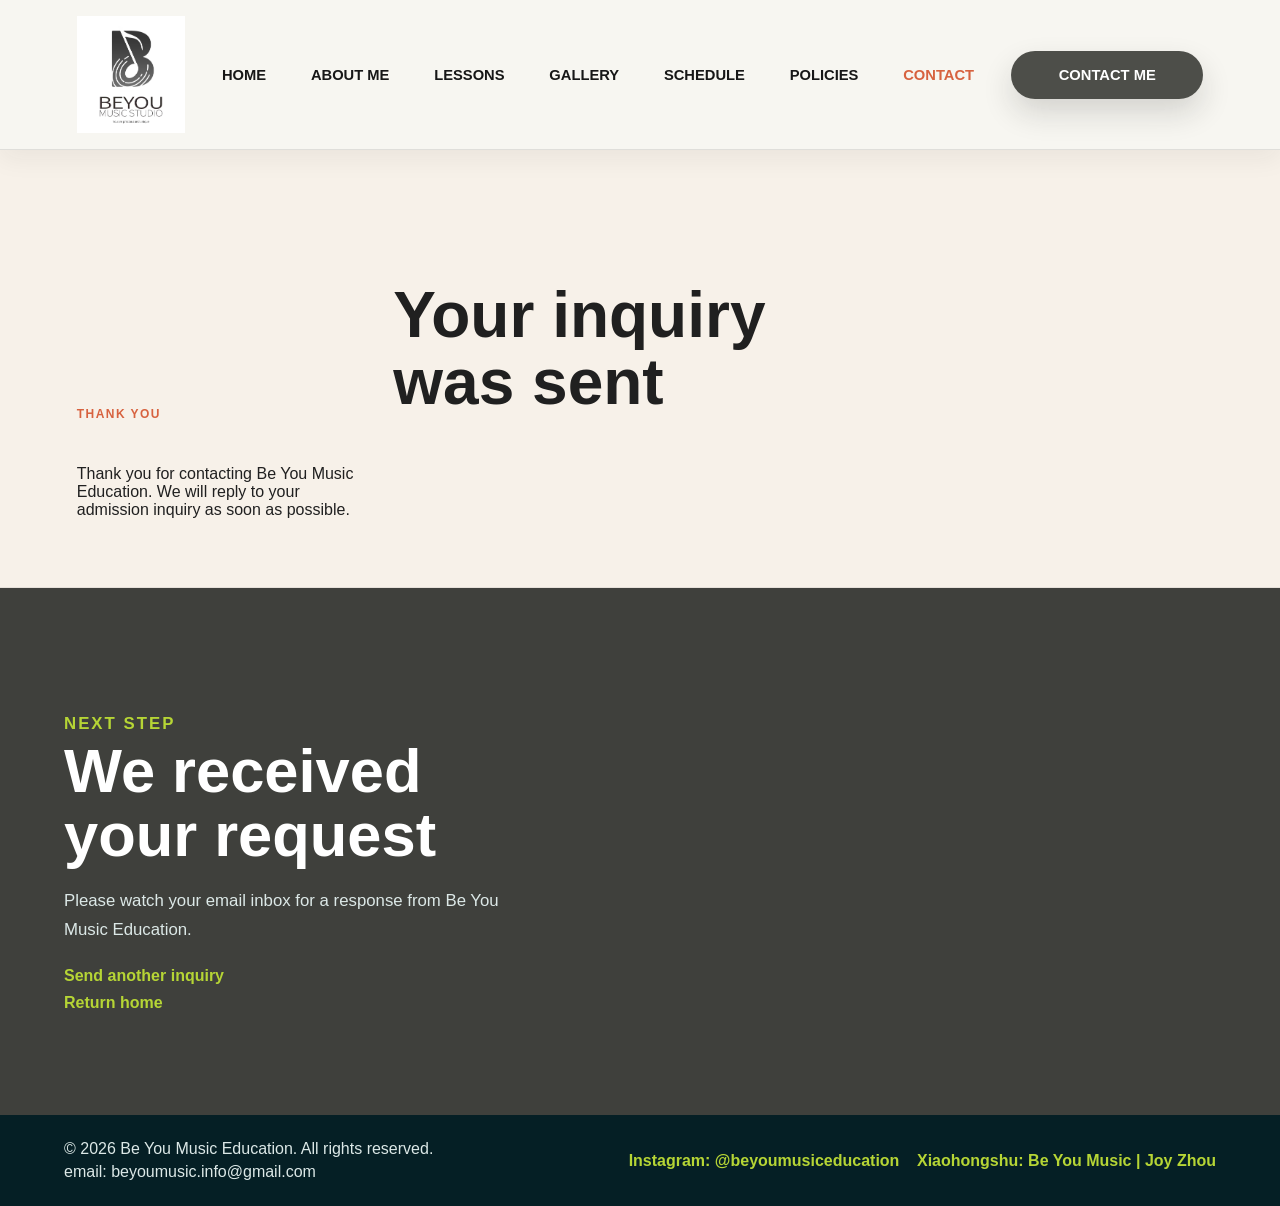
<file: thank-you.html>
﻿<!DOCTYPE html>
<html lang="en">
<head>
  <meta charset="UTF-8">
  <meta name="viewport" content="width=device-width, initial-scale=1.0">
  <title>Thank You | Be You Music Education</title>
  <meta
    name="description"
    content="Be You Music Education offers private voice and piano lessons near Hwy 7 and Leslie, plus group choir and music movement classes at Langstaff Community Centre in Richmond Hill."
  >
  <style>
:root {
  --ink: #202020;
  --deep: #3f403c;
  --teal: #6f8f86;
  --coral: #d7623f;
  --sun: #b6d535;
  --leaf: #4a8f67;
  --violet: #7764a9;
  --paper: #f7f6f1;
  --soft: #ecebe4;
  --white: #ffffff;
  --muted: #617074;
  --line: rgba(20, 32, 35, 0.14);
  --shadow: 0 22px 60px rgba(51, 51, 46, 0.14);
}

* {
  box-sizing: border-box;
}

html {
  scroll-behavior: smooth;
}

body {
  margin: 0;
  background: #f2f1eb;
  color: var(--ink);
  font-family: "Segoe UI", Arial, sans-serif;
}

img {
  display: block;
  max-width: 100%;
}

a {
  color: inherit;
}

button,
input,
select,
textarea {
  font: inherit;
}

.sr-only {
  position: absolute;
  width: 1px;
  height: 1px;
  padding: 0;
  margin: -1px;
  overflow: hidden;
  clip: rect(0, 0, 0, 0);
  white-space: nowrap;
  border: 0;
}

.site-header {
  position: static;
  top: 0;
  z-index: 30;
  display: grid;
  grid-template-columns: auto 1fr auto;
  align-items: center;
  gap: 2rem;
  min-height: 6.3rem;
  padding: 1rem clamp(1rem, 6vw, 6rem);
  background: rgba(247, 246, 241, 0.96);
  border-bottom: 1px solid rgba(32, 32, 32, 0.11);
  box-shadow: 0 9px 24px rgba(32, 32, 32, 0.06);
  backdrop-filter: blur(14px);
}

.brand {
  display: inline-flex;
  align-items: center;
  gap: 0.75rem;
  text-decoration: none;
}

.brand-emblem {
  display: grid;
  place-items: center;
  width: 3.2rem;
  height: 3.2rem;
  border-radius: 50%;
  background: var(--coral);
  color: var(--white);
  font-weight: 950;
  letter-spacing: 0.02em;
  box-shadow: 0 10px 24px rgba(215, 98, 63, 0.18);
}

.brand-logo {
  display: block;
  width: clamp(4.8rem, 9vw, 6.75rem);
  height: auto;
  object-fit: contain;
  border-radius: 0;
  background: var(--white);
  box-shadow: none;
}

.brand-name {
  display: none;
  color: #161616;
  font-size: clamp(1.05rem, 2.4vw, 1.35rem);
  font-weight: 900;
  line-height: 1.1;
  max-width: 13rem;
}

.brand-script {
  display: inline-block;
  color: #161616;
  font-family: "Brush Script MT", "Segoe Script", cursive;
  font-size: clamp(2rem, 3.2vw, 3.05rem);
  font-weight: 700;
  line-height: 1;
  white-space: nowrap;
}

.brand-script::after {
  content: "";
  display: inline-block;
  width: 2.5rem;
  height: 1.4rem;
  margin-left: 0.35rem;
  border: 3px solid #161616;
  border-left-color: transparent;
  border-top-color: transparent;
  border-radius: 50%;
  transform: rotate(-20deg) translateY(0.25rem);
}

.eyebrow {
  color: var(--coral);
  font-size: 0.75rem;
  font-weight: 800;
  letter-spacing: 0.12em;
  text-transform: uppercase;
}

.site-nav {
  display: flex;
  justify-content: center;
  gap: clamp(1.2rem, 3.5vw, 4rem);
}

.site-nav a,
.header-cta {
  font-size: 0.92rem;
  font-weight: 900;
  text-decoration: none;
  text-transform: uppercase;
}

.site-nav a {
  color: #171717;
}

.site-nav a:hover,
.site-nav a.active {
  color: var(--coral);
}

.header-cta,
.button {
  display: inline-flex;
  align-items: center;
  justify-content: center;
  min-height: 3rem;
  padding: 0 1.65rem;
  border: 1px solid transparent;
  border-radius: 999px;
  font-weight: 850;
  text-decoration: none;
  cursor: pointer;
  transition: transform 180ms ease, box-shadow 180ms ease, background 180ms ease;
}

.header-cta {
  min-width: 12rem;
  background: #4d4e49;
  color: var(--white);
  box-shadow: 0 14px 30px rgba(32, 32, 32, 0.16);
}

.button-primary {
  min-width: 15rem;
  min-height: 4.35rem;
  background: var(--sun);
  color: #161616;
  box-shadow: 0 16px 34px rgba(182, 213, 53, 0.24);
  text-transform: uppercase;
}

.button-secondary {
  background: rgba(255, 255, 255, 0.9);
  color: var(--deep);
  border-color: rgba(255, 255, 255, 0.82);
}

.header-cta:hover,
.button:hover {
  transform: translateY(-2px);
}

.menu-toggle {
  display: none;
  width: 2.8rem;
  height: 2.8rem;
  place-items: center;
  border: 1px solid var(--line);
  border-radius: 6px;
  background: var(--white);
}

.menu-toggle span:not(.sr-only) {
  width: 1.15rem;
  height: 2px;
  background: var(--ink);
}

.hero {
  display: grid;
  grid-template-columns: minmax(0, 0.94fr) minmax(22rem, 1.06fr);
  align-items: center;
  gap: clamp(2rem, 5vw, 6rem);
  min-height: 27rem;
  padding: clamp(2.4rem, 4.4vw, 4rem) clamp(1rem, 7vw, 8rem) clamp(3.6rem, 5vw, 4.8rem);
  background: #f2f1eb;
  color: var(--ink);
}

.hero-content {
  max-width: 42rem;
}

h1,
h2,
h3,
p,
span,
strong,
em {
  overflow-wrap: anywhere;
}

h1,
h2,
h3,
p {
  margin-top: 0;
}

h1,
h2 {
  line-height: 1.04;
  letter-spacing: 0;
}

h1 {
  margin-bottom: 1.1rem;
  font-size: clamp(3rem, 5vw, 5.1rem);
  max-width: 10.5ch;
  font-weight: 900;
}

h2 {
  margin-bottom: 0;
  font-size: clamp(2.1rem, 4.8vw, 4.6rem);
}

h3 {
  margin-bottom: 0.75rem;
  font-size: 1.2rem;
  line-height: 1.25;
}

.lede {
  max-width: 45rem;
  color: #656762;
  font-size: clamp(1.12rem, 1.7vw, 1.45rem);
  line-height: 1.65;
}

.hero-actions {
  display: flex;
  flex-wrap: wrap;
  gap: 0.8rem;
  margin-top: 1.8rem;
}

.hero-media {
  justify-self: end;
  width: min(100%, 49rem);
  aspect-ratio: 1.85 / 1;
  margin: 0;
  overflow: hidden;
  border-radius: 999px;
  box-shadow: var(--shadow);
}

.hero-media img {
  width: 100%;
  height: 100%;
  object-fit: cover;
  object-position: center 58%;
}

.intro-band {
  position: relative;
  display: grid;
  grid-template-columns: repeat(3, minmax(0, 1fr));
  gap: clamp(1rem, 4vw, 5rem);
  width: min(100% - 2rem, 94rem);
  margin: -3.6rem auto clamp(3.5rem, 7vw, 6rem);
  padding: clamp(2rem, 4vw, 3rem) clamp(1rem, 5vw, 5rem);
  border-radius: 38px 38px 0 0;
  background: var(--coral);
  color: var(--white);
  box-shadow: 0 18px 50px rgba(215, 98, 63, 0.22);
}

.intro-band article {
  display: grid;
  justify-items: center;
  align-content: start;
  text-align: center;
  min-height: 11rem;
  padding: 0;
  background: transparent;
}

.intro-band strong {
  display: block;
  margin: 1rem 0 0.5rem;
  color: var(--white);
  font-size: clamp(1.15rem, 2vw, 1.55rem);
  line-height: 1.2;
}

.intro-band span {
  color: rgba(255, 255, 255, 0.9);
  line-height: 1.55;
}

.feature-icon {
  display: grid;
  place-items: center;
  width: 5.2rem;
  height: 5.2rem;
  border-radius: 50%;
  background: #f2f1eb;
  color: var(--coral) !important;
  font-size: 1.8rem;
  font-weight: 900;
  box-shadow: 0 10px 22px rgba(32, 32, 32, 0.12);
}

.about-section,
.philosophy-section,
.program-section,
.gallery-section,
.schedule-section,
.policy-section,
.booking-section {
  padding: clamp(3.5rem, 8vw, 7rem) clamp(1rem, 5vw, 5rem);
}

.about-section {
  display: grid;
  grid-template-columns: minmax(0, 0.62fr) minmax(16rem, 0.48fr) minmax(0, 1.05fr);
  gap: clamp(2rem, 5vw, 5rem);
  align-items: center;
  background: var(--white);
}

.about-photo {
  margin: 0;
  overflow: hidden;
  border-radius: 999px 999px 8px 8px;
  box-shadow: var(--shadow);
}

.about-photo img {
  width: 100%;
  height: 27rem;
  object-fit: cover;
  object-position: center;
}

.about-copy {
  display: grid;
  gap: 1rem;
}

.about-copy p,
.philosophy-section p,
.program-card p,
.address-note p,
.tuition-table,
.policy-grid p,
.booking-copy p {
  margin-bottom: 0;
  color: #49585d;
  font-size: 1.05rem;
  line-height: 1.75;
}

.philosophy-section {
  display: grid;
  grid-template-columns: minmax(0, 0.9fr) minmax(0, 1fr);
  gap: clamp(2rem, 5vw, 4rem);
  align-items: center;
  background: var(--deep);
  color: var(--white);
}

.philosophy-section .eyebrow {
  color: var(--sun);
}

.philosophy-section p {
  color: #dbe9e6;
  font-size: clamp(1.08rem, 2vw, 1.3rem);
}

.section-heading {
  display: grid;
  grid-template-columns: minmax(0, 0.52fr) minmax(0, 1.48fr);
  gap: 2rem;
  align-items: end;
  margin-bottom: 2rem;
}

.section-heading.compact {
  margin-bottom: 1.4rem;
}

.program-section {
  background: #f5efe4;
}

.gallery-section {
  background: var(--white);
}

.gallery-grid {
  display: grid;
  grid-template-columns: repeat(3, minmax(0, 1fr));
  gap: 1rem;
}

.gallery-card {
  display: grid;
  grid-template-rows: minmax(15rem, 1fr);
  margin: 0;
  overflow: hidden;
  border-radius: 8px;
  background: #f8f5ee;
  border: 1px solid var(--line);
  box-shadow: 0 16px 38px rgba(32, 32, 32, 0.08);
}

.gallery-card img {
  width: 100%;
  height: 100%;
  min-height: 15rem;
  object-fit: cover;
}

.program-grid {
  display: grid;
  grid-template-columns: repeat(3, minmax(0, 1fr));
  gap: 1rem;
}

.program-card {
  display: grid;
  align-content: start;
  gap: 1rem;
  padding: clamp(1.25rem, 3vw, 1.8rem);
  border: 1px solid var(--line);
  border-top: 7px solid var(--teal);
  border-radius: 8px;
  background: var(--white);
  box-shadow: 0 16px 38px rgba(20, 32, 35, 0.08);
}

.program-card.accent-piano {
  border-top-color: var(--violet);
}

.program-card.accent-choir {
  border-top-color: var(--leaf);
}

.address-note {
  padding: 0.9rem 1rem;
  border-radius: 8px;
  background: #f8f5ee;
  border: 1px solid var(--line);
}

.address-note strong,
.address-note span {
  display: block;
}

.address-note strong {
  margin-bottom: 0.35rem;
}

.address-note span {
  color: var(--muted);
  line-height: 1.45;
}

.program-icon {
  display: grid;
  place-items: center;
  width: 3.2rem;
  height: 3.2rem;
  border-radius: 50%;
  background: var(--soft);
  color: var(--deep);
  font-size: 1.7rem;
}

dl {
  display: grid;
  gap: 0.55rem;
  margin: 0;
}

dl div {
  display: flex;
  justify-content: space-between;
  gap: 1rem;
  padding: 0.75rem 0;
  border-top: 1px solid var(--line);
}

dt,
dd {
  margin: 0;
}

dt {
  color: var(--muted);
}

dd {
  font-weight: 850;
  text-align: right;
}

.text-link {
  width: fit-content;
  color: var(--teal);
  font-weight: 900;
  text-decoration: none;
  border-bottom: 2px solid currentColor;
}

.tuition-table {
  display: grid;
  gap: 1px;
  margin-top: 1rem;
  overflow: hidden;
  border: 1px solid var(--line);
  border-radius: 8px;
  background: var(--line);
}

.tuition-row {
  display: grid;
  grid-template-columns: 1fr 1fr 1fr;
  gap: 1px;
}

.tuition-row span {
  padding: 0.75rem;
  background: var(--white);
}

.tuition-row.heading span {
  background: var(--deep);
  color: var(--white);
  font-weight: 900;
}

.schedule-section {
  background: var(--white);
}

.lesson-times {
  display: grid;
  grid-template-columns: repeat(4, minmax(0, 1fr));
  gap: 1rem;
  margin-bottom: 1rem;
}

.lesson-times article {
  padding: 1.1rem;
  border: 1px solid var(--line);
  border-radius: 8px;
  background: #f8f5ee;
}

.lesson-times strong,
.lesson-times span {
  display: block;
}

.lesson-times strong {
  margin-bottom: 0.55rem;
  color: var(--coral);
  font-size: 1.05rem;
}

.lesson-times span {
  color: #4d5b5f;
  line-height: 1.45;
}

.term-panel {
  border: 1px solid var(--line);
  border-radius: 8px;
  overflow: hidden;
  background: var(--paper);
}

.tabs {
  display: flex;
  gap: 1px;
  background: var(--line);
}

.tab-button {
  flex: 1;
  min-height: 3.2rem;
  border: 0;
  background: #e9e1d4;
  color: var(--deep);
  font-weight: 900;
  cursor: pointer;
}

.tab-button.active {
  background: var(--deep);
  color: var(--white);
}

.term-table {
  display: none;
  grid-template-columns: repeat(7, minmax(0, 1fr));
  gap: 1px;
  background: var(--line);
}

.term-table.active {
  display: grid;
}

.term-table div {
  min-height: 9rem;
  padding: 1rem;
  background: var(--white);
}

.term-table span,
.term-table strong,
.term-table em {
  display: block;
}

.term-table span {
  color: var(--teal);
  font-weight: 900;
}

.term-table strong {
  margin: 0.65rem 0;
}

.term-table em {
  color: var(--muted);
  font-style: normal;
  line-height: 1.45;
}

.policy-section {
  display: grid;
  grid-template-columns: minmax(0, 0.58fr) minmax(0, 1.42fr);
  gap: clamp(2rem, 5vw, 4rem);
  background: #f6f0e7;
}

.policy-grid {
  display: grid;
  grid-template-columns: repeat(2, minmax(0, 1fr));
  gap: 1rem;
}

.policy-grid article {
  padding: 1.25rem;
  border-left: 5px solid var(--sun);
  background: var(--white);
}

.booking-section {
  display: grid;
  grid-template-columns: minmax(0, 0.78fr) minmax(20rem, 1fr);
  gap: clamp(2rem, 5vw, 4rem);
  background: var(--deep);
  color: var(--white);
}

.booking-section .eyebrow {
  color: var(--sun);
}

.booking-copy p {
  margin-top: 1.2rem;
  color: #dce8e7;
}

.contact-list {
  display: grid;
  gap: 0.6rem;
  margin-top: 1.4rem;
}

.contact-list a,
.contact-list span {
  width: fit-content;
  color: var(--sun);
  font-weight: 850;
  text-decoration: none;
}

.booking-form {
  display: grid;
  gap: 0.95rem;
  padding: clamp(1.2rem, 3vw, 1.8rem);
  border: 1px solid rgba(255, 255, 255, 0.16);
  border-radius: 8px;
  background: rgba(255, 255, 255, 0.08);
  box-shadow: var(--shadow);
}

.booking-form label,
.booking-form fieldset {
  display: grid;
  gap: 0.45rem;
}

.booking-form label span,
.booking-form legend {
  color: #eff8f6;
  font-weight: 800;
}

.booking-form input,
.booking-form select,
.booking-form textarea {
  width: 100%;
  border: 1px solid rgba(255, 255, 255, 0.2);
  border-radius: 6px;
  background: rgba(255, 255, 255, 0.94);
  color: var(--ink);
  padding: 0.82rem 0.9rem;
}

.booking-form textarea {
  resize: vertical;
}

.booking-form fieldset {
  margin: 0;
  padding: 0.9rem;
  border: 1px solid rgba(255, 255, 255, 0.2);
  border-radius: 6px;
}

.inline-choice,
.policy-check {
  display: flex !important;
  grid-template-columns: none;
  align-items: center;
  gap: 0.55rem !important;
}

.inline-choice input,
.policy-check input {
  width: auto;
}

.policy-check span {
  font-weight: 700 !important;
  line-height: 1.45;
}

.form-note {
  min-height: 1.4rem;
  margin-bottom: 0;
  color: #dce8e7;
  line-height: 1.45;
}

.site-footer {
  display: grid;
  grid-template-columns: 1fr auto;
  align-items: center;
  gap: 1rem;
  padding: 1.4rem clamp(1rem, 5vw, 5rem);
  background: #051f25;
  color: #dce8e7;
}

.site-footer p {
  margin: 0;
  line-height: 1.45;
  overflow-wrap: anywhere;
}

.footer-socials {
  display: flex;
  flex-wrap: wrap;
  justify-content: end;
  gap: 0.8rem 1.1rem;
}

.footer-socials a,
.footer-socials span {
  color: var(--sun);
  font-weight: 850;
  line-height: 1.45;
  text-decoration: none;
  overflow-wrap: anywhere;
}

@media (max-width: 1160px) {
  .lesson-times,
  .term-table {
    grid-template-columns: repeat(2, minmax(0, 1fr));
  }
}

@media (max-width: 980px) {
  .site-header {
    grid-template-columns: minmax(0, 1fr) auto;
    min-height: auto;
    padding: 1rem;
  }

  .menu-toggle {
    display: grid;
    justify-self: end;
  }

  .site-nav {
    display: none;
    grid-column: 1 / -1;
    justify-content: stretch;
    gap: 0;
    padding-top: 0.45rem;
  }

  .site-nav.open {
    display: grid;
  }

  .site-nav a {
    padding: 0.85rem 0;
    border-top: 1px solid var(--line);
  }

  .header-cta {
    display: none;
  }

  .brand-script {
    font-size: 2rem;
  }

  .about-section,
  .philosophy-section,
  .section-heading,
  .policy-section,
  .booking-section {
    grid-template-columns: 1fr;
  }

  .hero,
  .program-grid,
  .gallery-grid,
  .intro-band {
    grid-template-columns: 1fr;
  }

  .hero {
    min-height: auto;
    padding: 3rem 1rem 4rem;
  }

  .hero-media {
    justify-self: stretch;
    width: 100%;
    aspect-ratio: 1.45 / 1;
  }

  .intro-band {
    margin-top: -1.6rem;
    border-radius: 26px 26px 0 0;
  }
}

@media (max-width: 640px) {
  .brand-logo {
    width: clamp(4.8rem, 9vw, 6.75rem);
    max-width: 6.75rem;
    min-width: 4.8rem;
    height: auto;
    padding: 0.12rem;
    background: #ffffff;
    object-fit: contain;
  }

.brand-name {
  display: none;
  color: #161616;
  font-size: clamp(1.05rem, 2.4vw, 1.35rem);
  font-weight: 900;
  line-height: 1.1;
  max-width: 13rem;
}

  .brand {
    gap: 0.55rem;
  }

  .brand-script {
    max-width: 13rem;
    white-space: normal;
  }

  h1 {
    font-size: clamp(2.6rem, 13vw, 4rem);
  }

  .hero {
    padding-top: 2.4rem;
  }

  .hero-actions,
  .site-footer {
    display: grid;
  }

  .site-footer {
    grid-template-columns: 1fr;
    justify-items: center;
    text-align: center;
    gap: 0.9rem;
    padding: 1.35rem 1rem;
  }

  .footer-socials {
    justify-content: center;
  }

  .button,
  .booking-form .button {
    width: 100%;
  }

  .lesson-times,
  .term-table,
  .policy-grid,
  .gallery-grid {
    grid-template-columns: 1fr;
  }

  .term-table div {
    min-height: auto;
  }
}



.page-hero {
  padding: 132px 6vw 52px;
  background: #f7f1e9;
  border-bottom: 1px solid rgba(28, 28, 28, 0.08);
}

.page-hero .section-heading {
  margin-bottom: 0;
}

.page-hero .section-heading p {
  max-width: 760px;
}

@media (max-width: 760px) {
  .page-hero {
    padding: 112px 22px 40px;
  }
}

</style>
</head>
<body>
<header class="site-header">
    <a class="brand" href="index.html" aria-label="Be You Music Education home">
      <img class="brand-logo" src="[data-uri]" alt="BEYOU Music Studio logo">
      <span class="brand-name">Be You Music Education</span>
    </a>

    <button class="menu-toggle" type="button" aria-expanded="false" aria-controls="site-nav">
      <span></span>
      <span></span>
      <span></span>
      <span class="sr-only">Menu</span>
    </button>

            <nav class="site-nav" id="site-nav" aria-label="Primary navigation">
      <a href="index.html">Home</a>
      <a href="about.html">About Me</a>
      <a href="lessons.html">Lessons</a>
      <a href="gallery.html">Gallery</a>
      <a href="schedule.html">Schedule</a>
      <a href="policy.html">Policies</a>
      <a class="active" href="contact.html">Contact</a>
    </nav>

    <a class="header-cta" href="contact.html">Contact Me</a>
  </header>

  <main id="top">
    <section class="page-hero">
      <div class="section-heading">
        <p class="eyebrow">Thank You</p>
        <h1>Your inquiry was sent</h1>
        <p>Thank you for contacting Be You Music Education. We will reply to your admission inquiry as soon as possible.</p>
      </div>
    </section>

    <section class="booking-section">
      <div class="booking-copy">
        <p class="eyebrow">Next Step</p>
        <h2>We received your request</h2>
        <p>Please watch your email inbox for a response from Be You Music Education.</p>
        <div class="contact-list">
          <a href="contact.html">Send another inquiry</a>
          <a href="index.html">Return home</a>
        </div>
      </div>
    </section>
  </main>

<footer class="site-footer">
    <div>
<p>© 2026 Be You Music Education. All rights reserved.</p>
      <p>email: beyoumusic.info@gmail.com</p>
    </div>
    <div class="footer-socials">
      <a href="https://www.instagram.com/beyoumusiceducation/" target="_blank" rel="noreferrer">Instagram: @beyoumusiceducation</a>
      <span>Xiaohongshu: Be You Music | Joy Zhou</span>
    </div>
  </footer>

<script>
const menuToggle = document.querySelector(".menu-toggle");
const siteNav = document.getElementById("site-nav");
if (menuToggle && siteNav) {
  menuToggle.addEventListener("click", () => {
    const isOpen = siteNav.classList.toggle("open");
    menuToggle.setAttribute("aria-expanded", String(isOpen));
  });

  siteNav.querySelectorAll("a").forEach((link) => {
    link.addEventListener("click", () => {
      siteNav.classList.remove("open");
      menuToggle.setAttribute("aria-expanded", "false");
    });
  });
}
const tabButtons = document.querySelectorAll(".tab-button");
const termPanels = document.querySelectorAll("[data-term-panel]");

const sentMessage = new URLSearchParams(window.location.search).get("sent");
if (sentMessage === "true") {
  const notice = document.createElement("div");
  notice.className = "form-note";
  notice.style.position = "fixed";
  notice.style.left = "1rem";
  notice.style.right = "1rem";
  notice.style.bottom = "1rem";
  notice.style.zIndex = "1000";
  notice.style.padding = "1rem";
  notice.style.borderRadius = "8px";
  notice.style.background = "#051f25";
  notice.style.color = "#dce8e7";
  notice.style.boxShadow = "0 16px 38px rgba(0, 0, 0, 0.25)";
  notice.textContent = "Thank you. Your inquiry was sent to Be You Music Education.";
  document.body.appendChild(notice);
}
</script>
</body>
</html>
</file>
